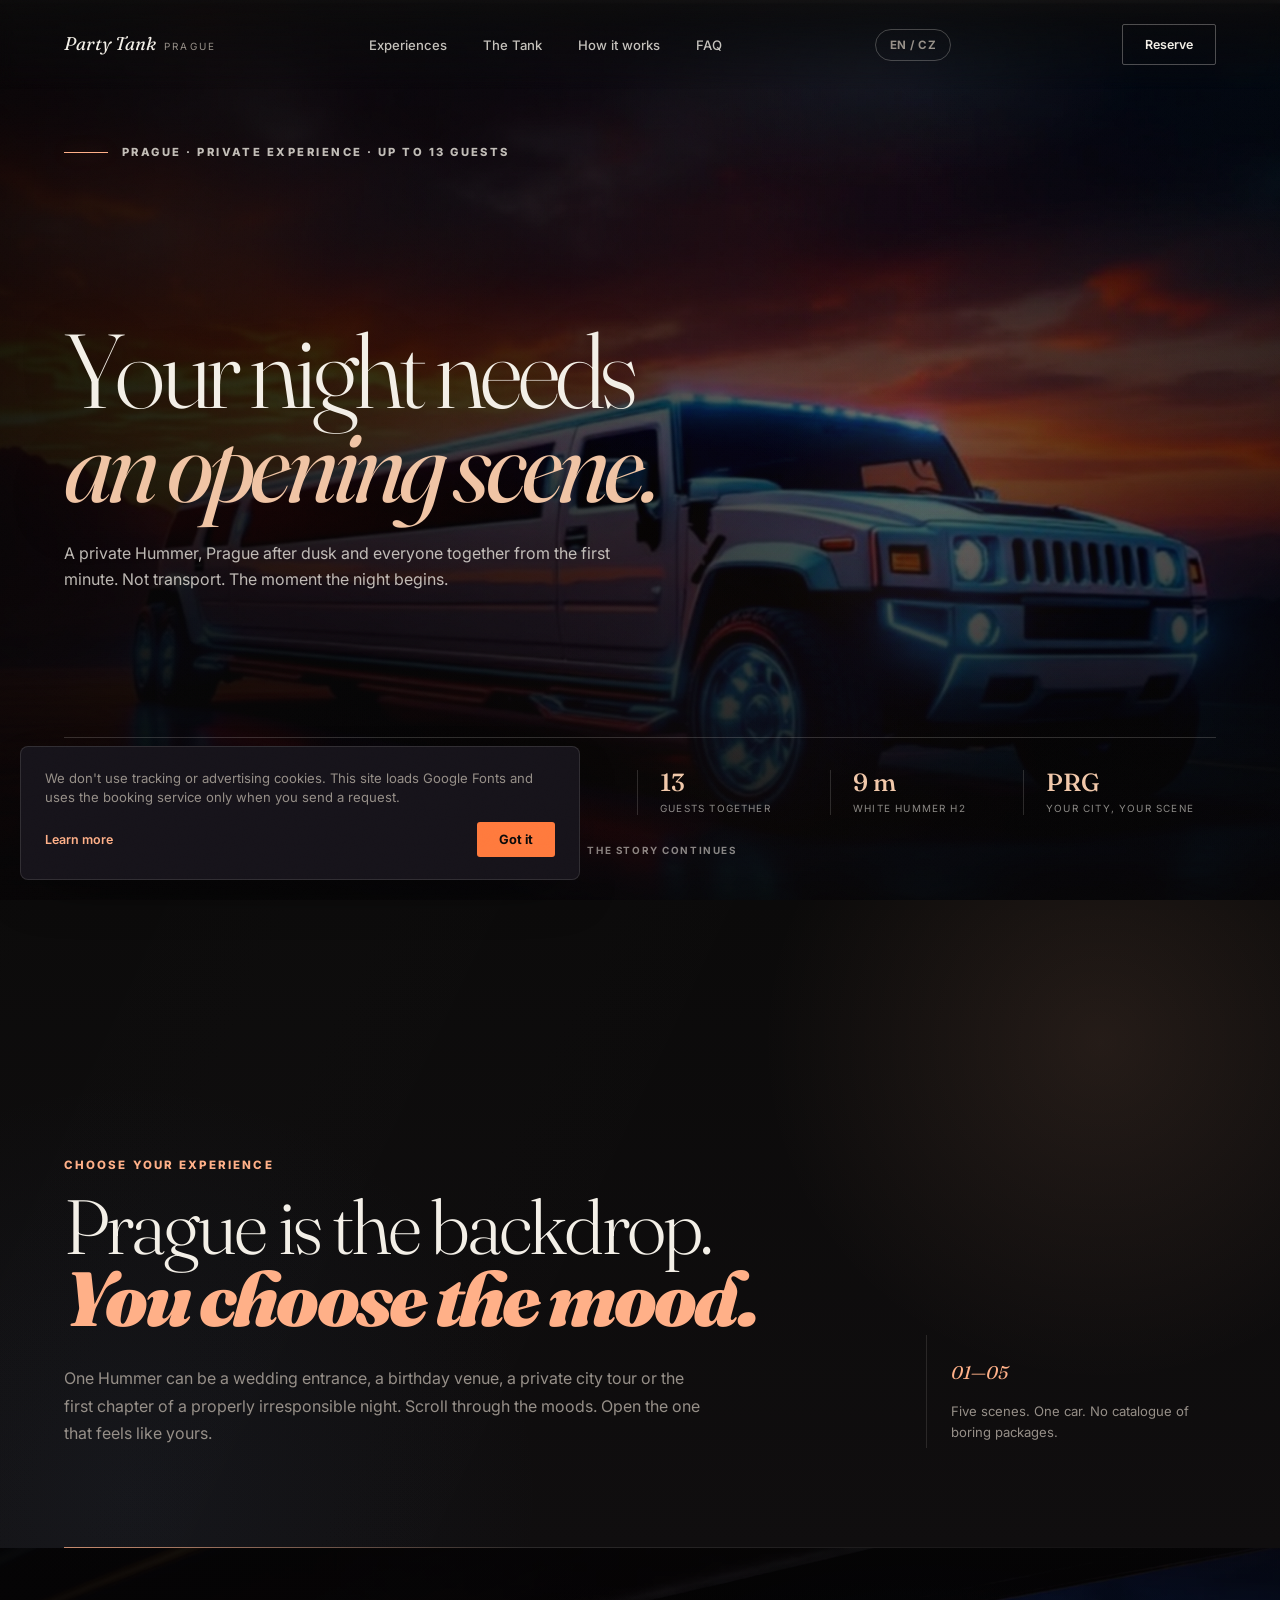
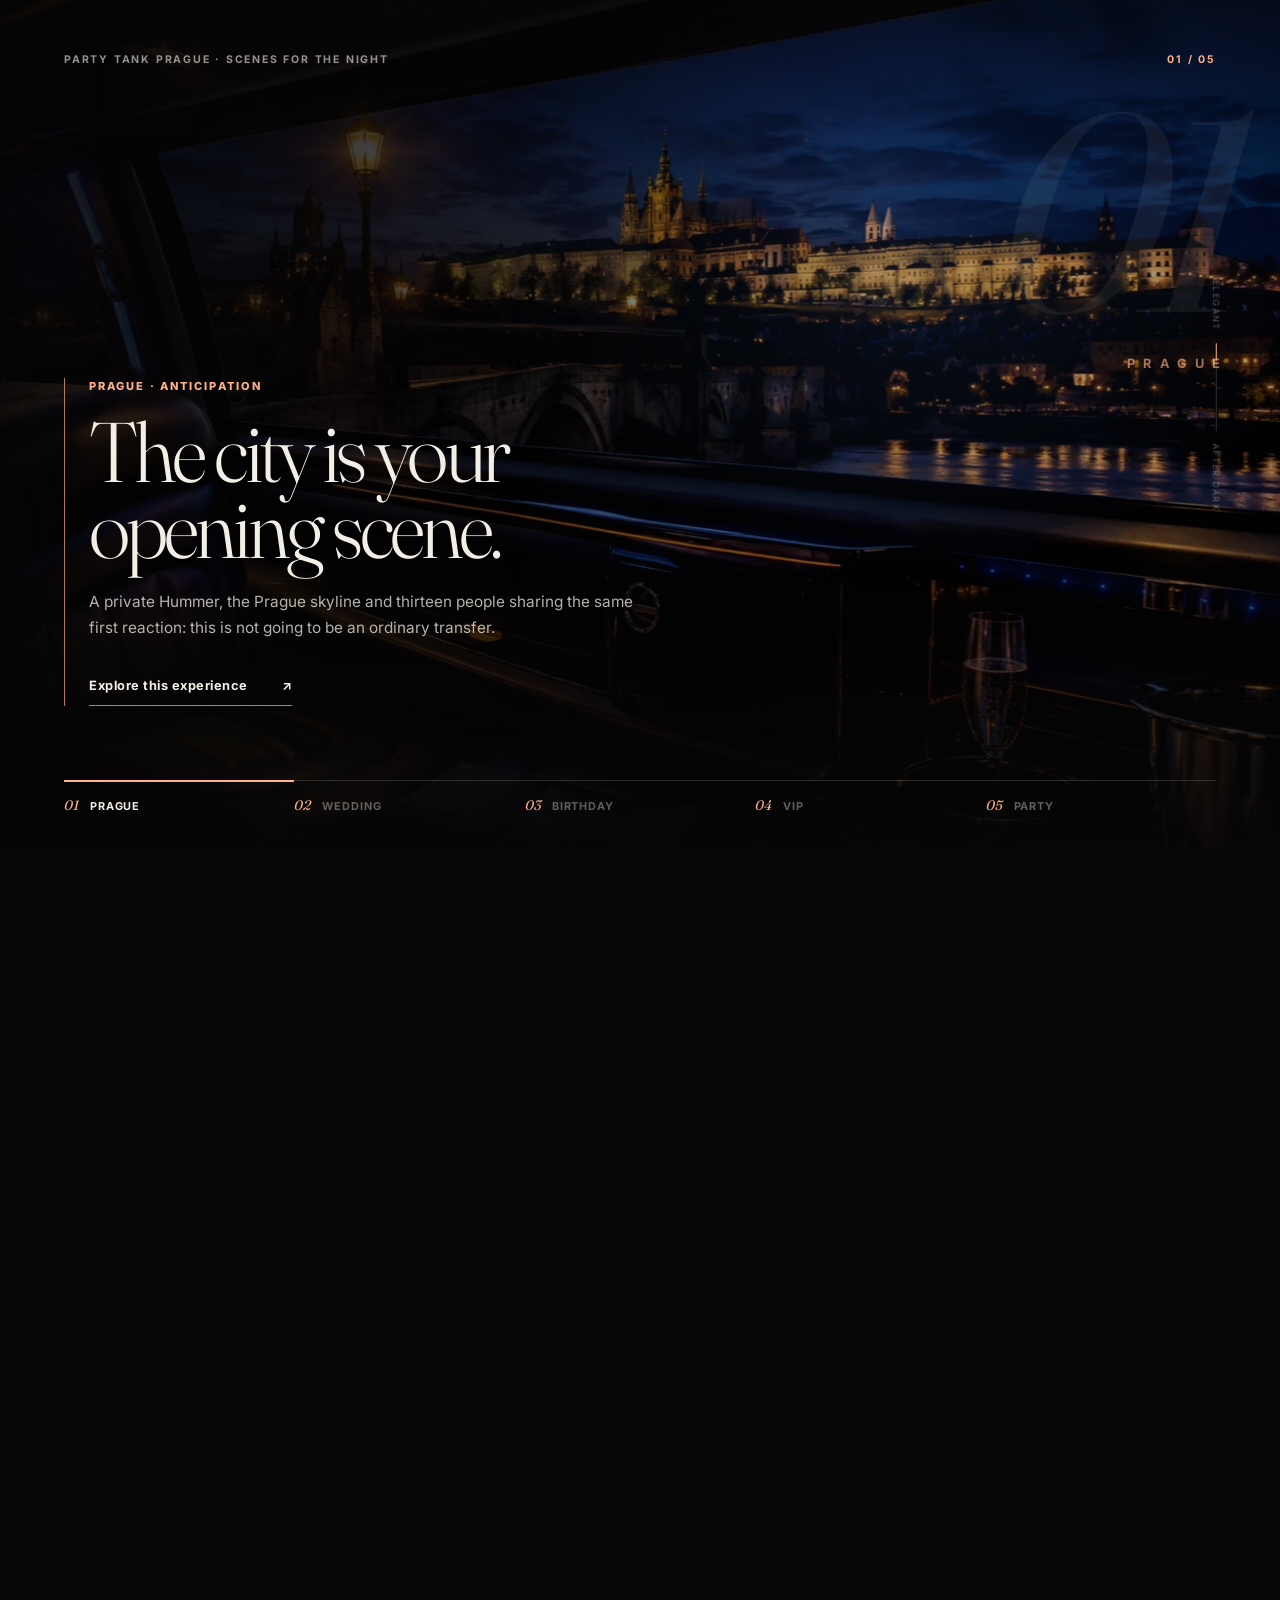
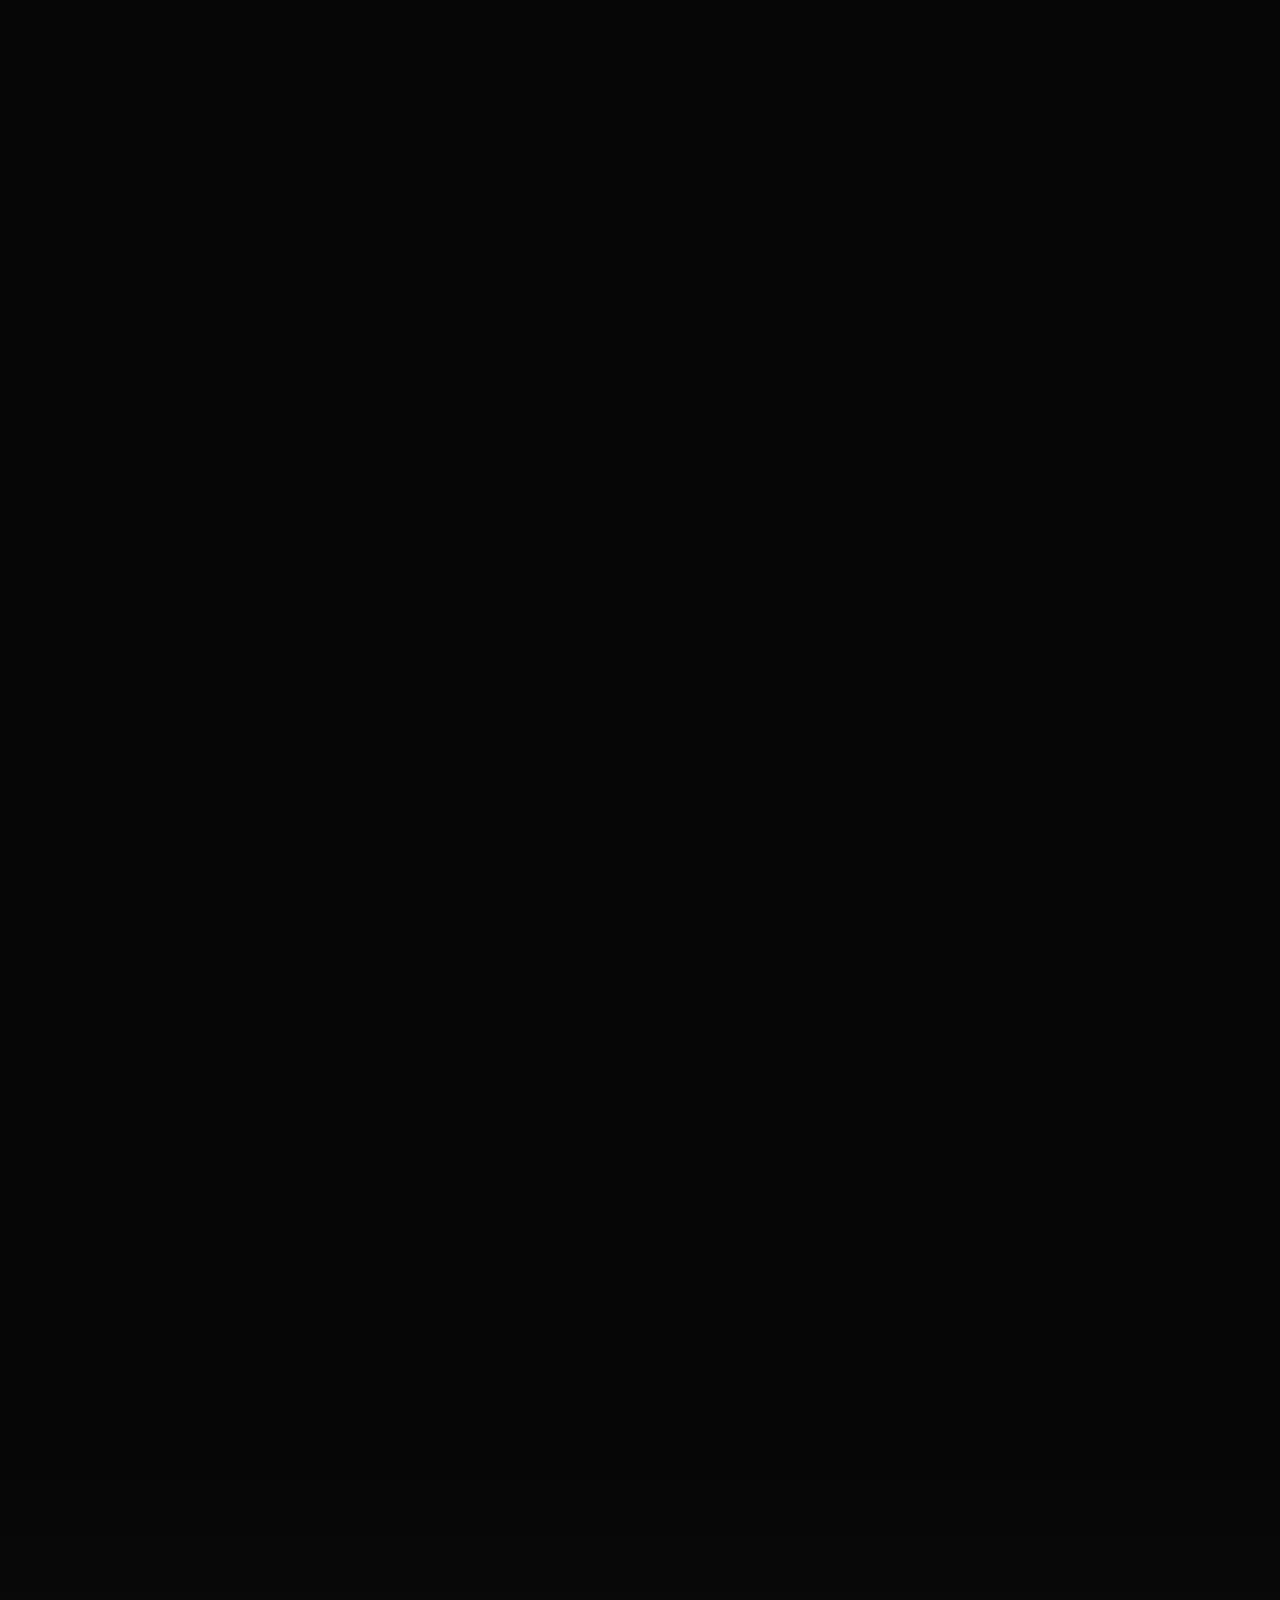
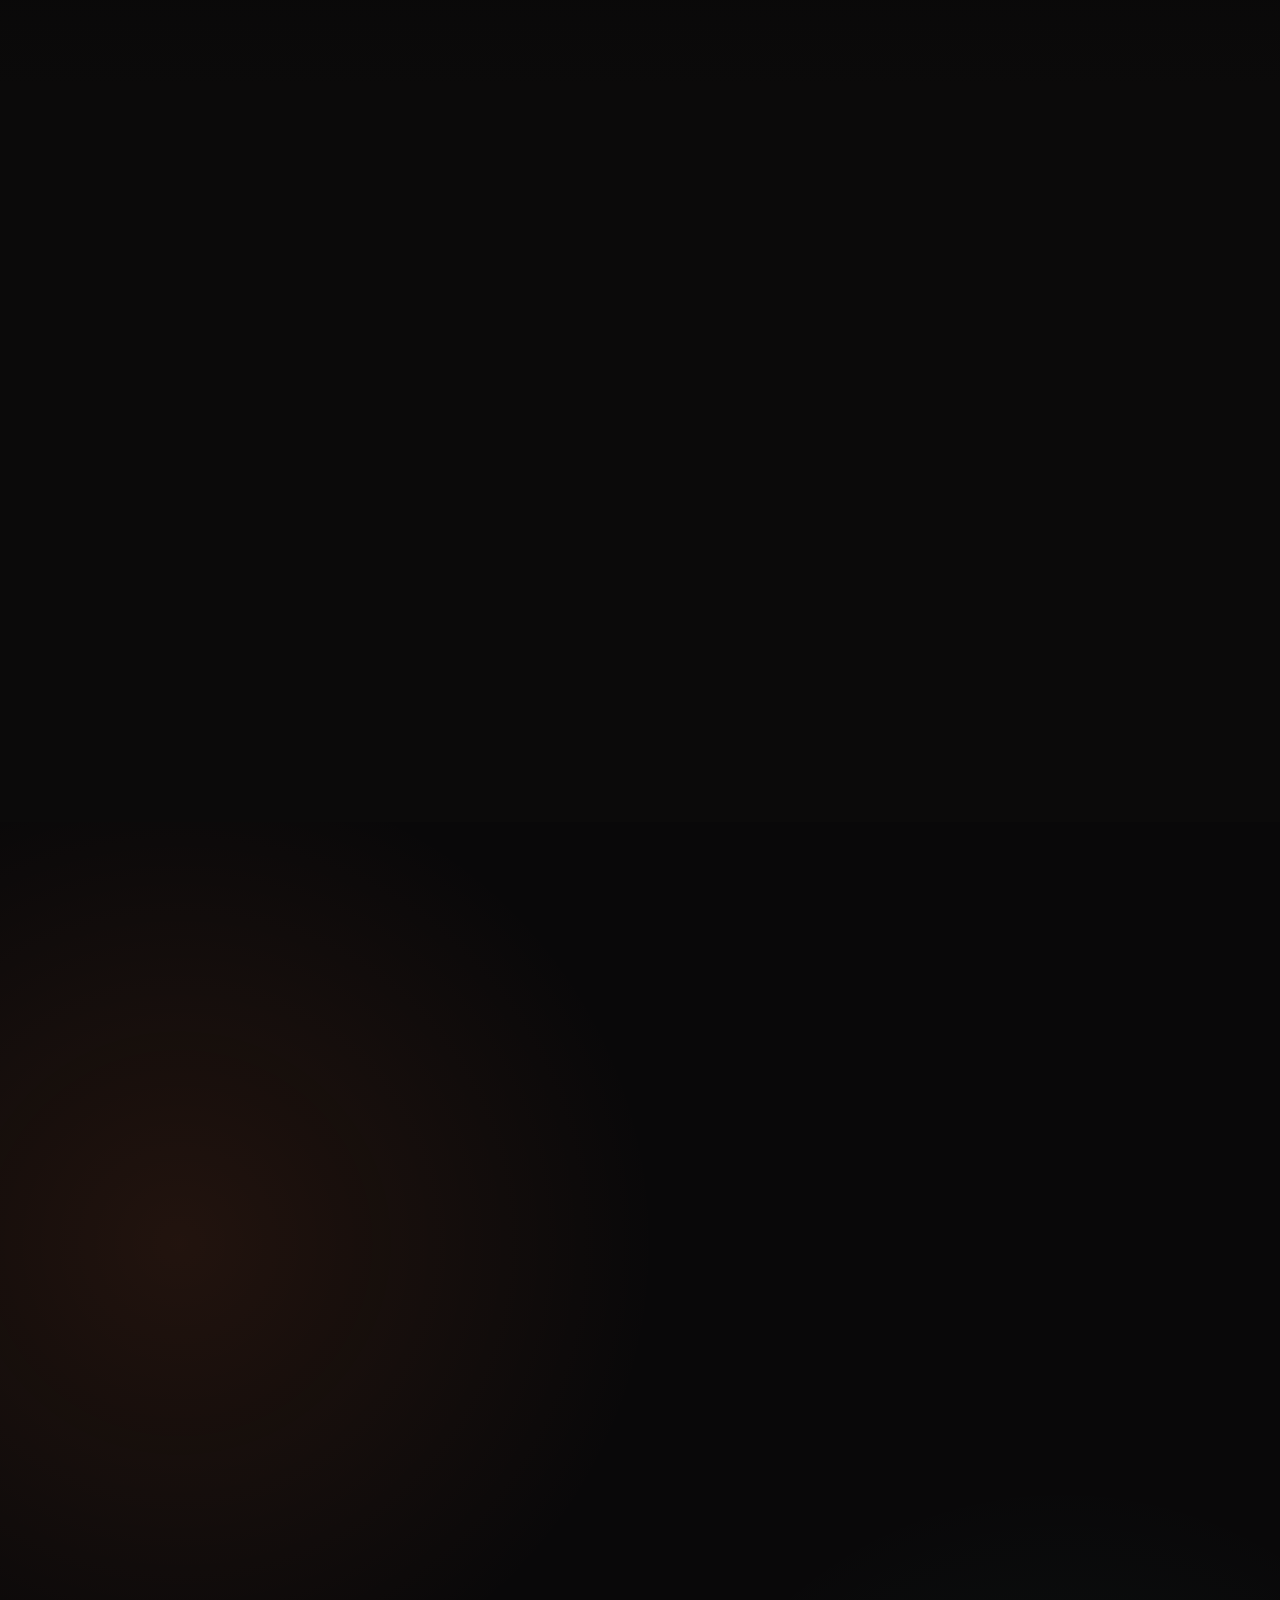
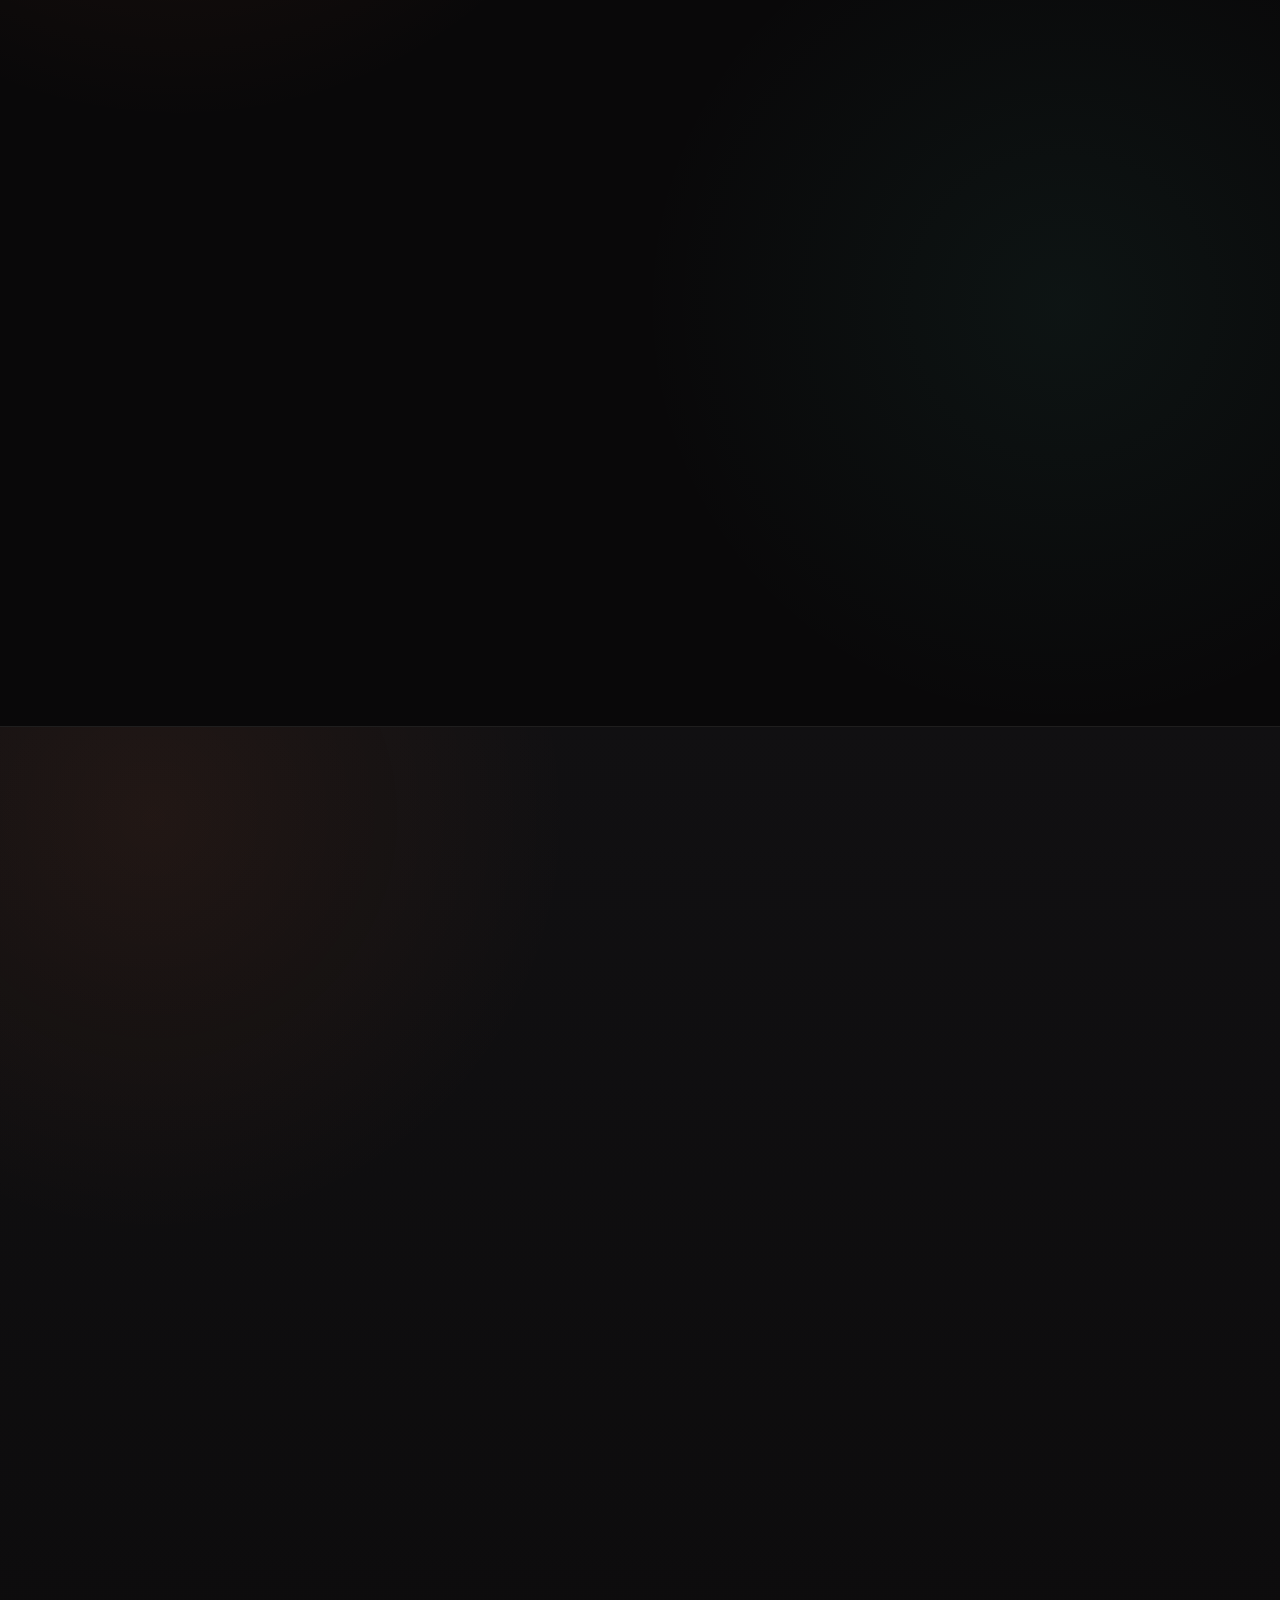
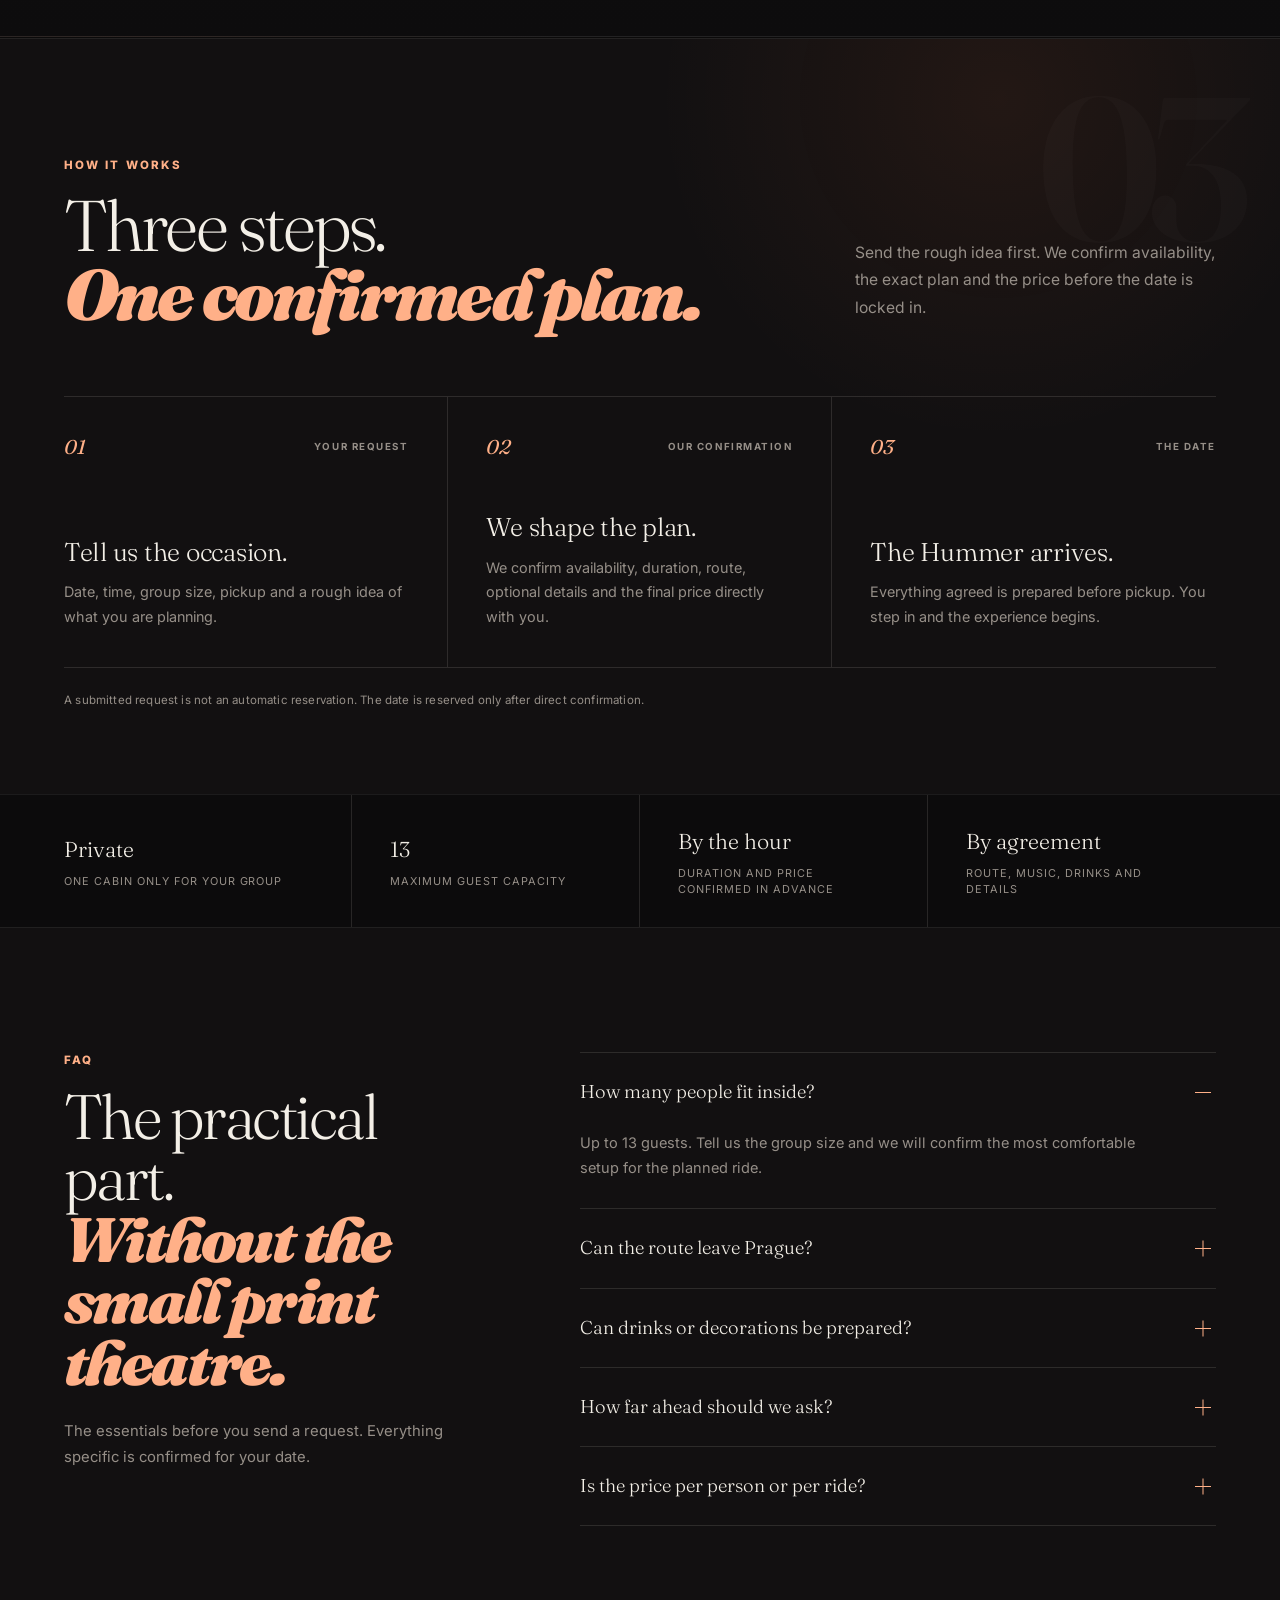
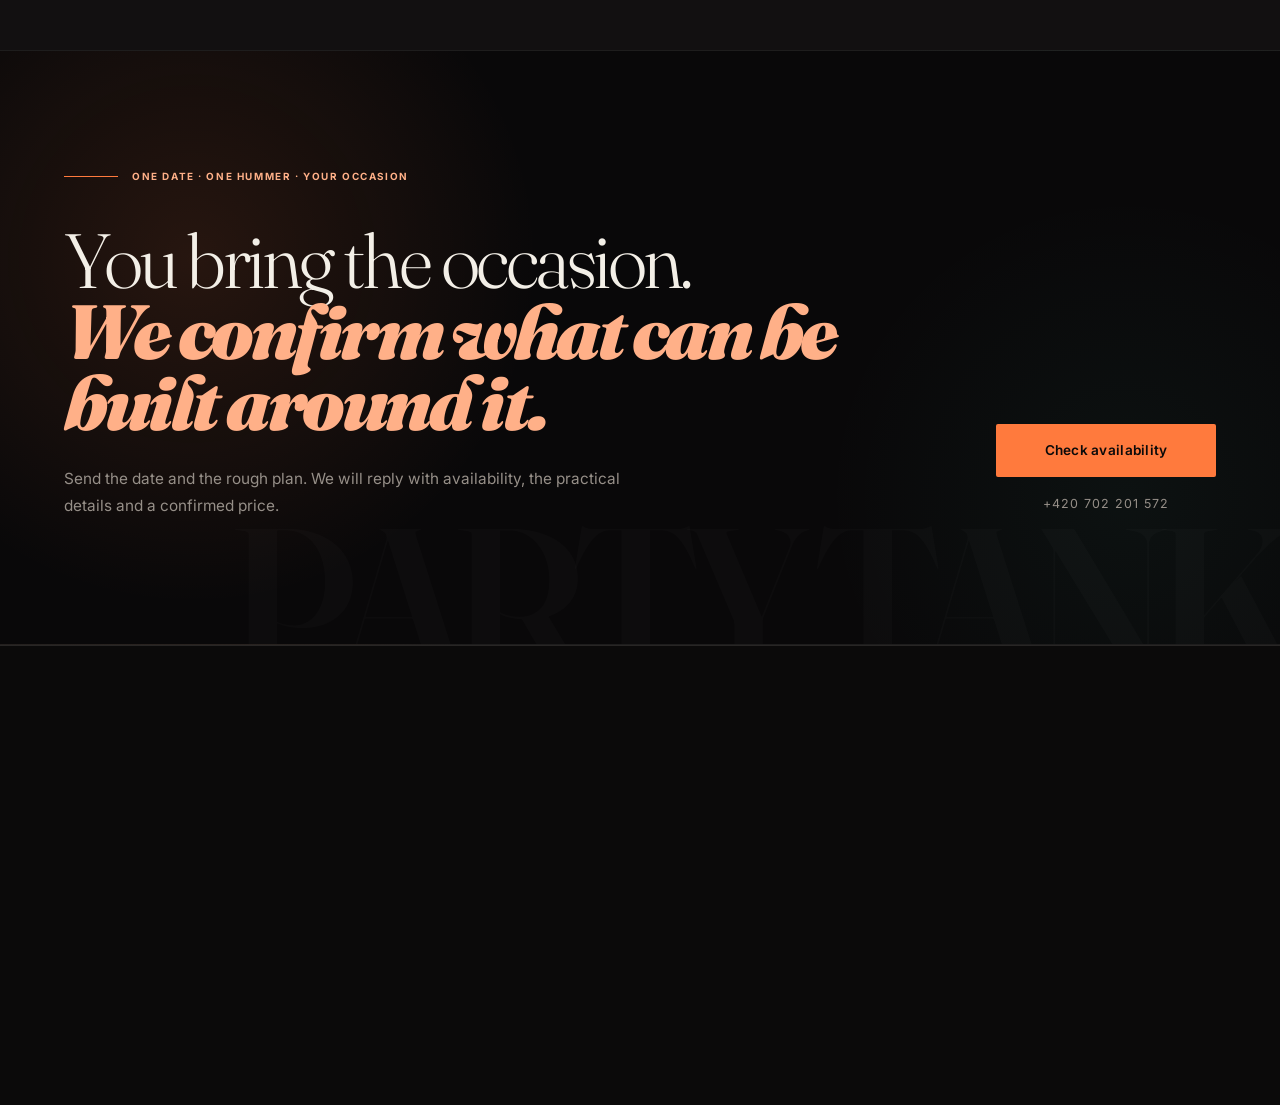
<file: index.html>
<!DOCTYPE html>
<html lang="en">
<head>
<meta charset="UTF-8">
<meta name="viewport" content="width=device-width, initial-scale=1">
<title>Party Tank Prague — Private Hummer H2 Routes Through Prague &amp; Bohemia</title>
<meta name="description" content="Private Hummer H2 limousine, chauffeured through Prague and Central Bohemia. Stag &amp; hen parties, weddings, birthdays, airport transfers and city tours — booked as a designed route, not a car rental.">
<link rel="canonical" href="https://partytankprague.com/">

<!-- Favicon -->
<link rel="icon" type="image/x-icon" href="/favicon.ico">
<link rel="icon" type="image/png" sizes="32x32" href="assets/icon-32.png">
<link rel="icon" type="image/png" sizes="16x16" href="assets/icon-16.png">
<link rel="apple-touch-icon" sizes="180x180" href="assets/icon-180.png">
<link rel="manifest" href="site.webmanifest">

<!-- Open Graph -->
<meta property="og:title" content="Party Tank Prague — The Night Has a Route">
<meta property="og:description" content="Private Hummer H2 limousine, chauffeured through Prague and Central Bohemia. A designed route for weddings, stag nights, birthdays, transfers and the city after dark.">
<meta property="og:type" content="website">
<meta property="og:url" content="https://partytankprague.com/">
<meta property="og:image" content="https://partytankprague.com/assets/og-image.jpg">
<meta property="og:image:width" content="1200">
<meta property="og:image:height" content="630">
<meta property="og:locale" content="en_US">
<meta property="og:locale:alternate" content="cs_CZ">

<!-- Twitter -->
<meta name="twitter:card" content="summary_large_image">
<meta name="twitter:title" content="Party Tank Prague — The Night Has a Route">
<meta name="twitter:description" content="Private Hummer H2 limousine, chauffeured through Prague and Central Bohemia.">
<meta name="twitter:image" content="https://partytankprague.com/assets/og-image.jpg">

<meta name="theme-color" content="#0b0a0a">
<link rel="preconnect" href="https://fonts.googleapis.com">
<link rel="preconnect" href="https://fonts.gstatic.com" crossorigin>
<link href="https://fonts.googleapis.com/css2?family=Fraunces:ital,opsz,wght@0,9..144,300;0,9..144,500;0,9..144,600;0,9..144,900;1,9..144,400;1,9..144,500&family=Inter:wght@400;500;600;700;800&display=swap" rel="stylesheet">
<link rel="preload" as="image" href="assets/hummer-exterior.jpg" fetchpriority="high">
<link rel="stylesheet" href="assets/style.css">

<!-- Structured data -->
<script type="application/ld+json">
{
  "@context": "https://schema.org",
  "@type": "LocalBusiness",
  "name": "Party Tank Prague",
  "image": "https://partytankprague.com/assets/og-image.jpg",
  "url": "https://partytankprague.com/",
  "telephone": "+420702201572",
  "email": "info@partytankprague.com",
  "priceRange": "$$$",
  "areaServed": [{"@type":"City","name":"Prague"},{"@type":"AdministrativeArea","name":"Central Bohemia"}],
  "address": {
    "@type": "PostalAddress",
    "addressLocality": "Prague",
    "addressCountry": "CZ"
  },
  "makesOffer": [
    {"@type":"Offer","itemOffered":{"@type":"Service","name":"Private Prague Hummer Experience"}},
    {"@type":"Offer","itemOffered":{"@type":"Service","name":"Wedding Hummer Experience"}},
    {"@type":"Offer","itemOffered":{"@type":"Service","name":"Birthday Hummer Experience"}},
    {"@type":"Offer","itemOffered":{"@type":"Service","name":"Bachelor and Bachelorette Party Hummer Experience"}},
    {"@type":"Offer","itemOffered":{"@type":"Service","name":"Airport and VIP Arrival"}}
  ]
}
</script>

<link rel="stylesheet" href="assets/booking.css">
</head>
<body>

<div class="grain"></div>

<header class="nav" id="top">
  <a class="brand" href="#top">
    <span class="brand-word">Party Tank</span><span class="brand-sub">PRAGUE</span>
  </a>
  <nav class="nav-links">
    <a href="#experiences" data-i18n="nav_routes">Experiences</a>
    <a href="#vehicle" data-i18n="nav_car">The Tank</a>
    <a href="#process" data-i18n="nav_process">How it works</a>
    <a href="#faq" data-i18n="nav_faq">FAQ</a>
  </nav>
  <button class="lang-switch" id="langSwitch" aria-label="Switch language">EN / CZ</button>
  <a class="nav-cta" href="#booking" data-i18n="nav_reserve">Reserve</a>
  <button class="nav-burger" id="burger" aria-label="Menu"><span></span><span></span></button>
</header>

<div class="mobile-menu" id="mobileMenu">
  <a href="#experiences" data-i18n="nav_routes">Experiences</a>
  <a href="#vehicle" data-i18n="nav_car">The Tank</a>
  <a href="#process" data-i18n="nav_process">How it works</a>
  <a href="#faq" data-i18n="nav_faq">FAQ</a>
  <button class="lang-switch lang-switch-mobile" id="langSwitchMobile" aria-label="Switch language">EN / CZ</button>
  <a href="#booking" class="mobile-cta" data-i18n="nav_reserve">Reserve</a>
</div>

<!-- HERO -->
<section class="hero hero-v5">
  <div class="hero-media" id="heroMedia">
    <img src="assets/hummer-exterior.jpg" alt="White Hummer H2 limousine at dusk" width="1250" height="815" fetchpriority="high" decoding="async">
    <div class="hero-clouds"></div>
    <div class="hero-glow" aria-hidden="true"></div>
  </div>
  <div class="hero-frame">
    <div class="hero-prologue reveal">
      <span class="hero-prologue-line"></span>
      <p class="hero-eyebrow" data-i18n="hero_eyebrow">Prague · Private experience · Up to 13 guests</p>
    </div>
    <div class="hero-main">
      <h1 class="hero-title reveal" style="transition-delay:.08s" data-i18n-html="hero_title">Your night needs<br><em>an opening scene.</em></h1>
      <p class="hero-sub reveal" style="transition-delay:.16s" data-i18n="hero_sub">A private Hummer, Prague after dusk and everyone together from the first minute. Not transport. The moment the night begins.</p>
    </div>
    <div class="hero-foot reveal" style="transition-delay:.24s">
      <div class="hero-actions">
        <a href="#experiences" class="btn btn-primary magnetic" data-i18n="hero_cta1">Choose your experience</a>
        <a href="#booking" class="btn btn-line magnetic" data-i18n="hero_cta2">Reserve the night</a>
      </div>
      <div class="hero-signals" aria-label="Experience facts">
        <div><strong>13</strong><span data-i18n="trust1">guests together</span></div>
        <div><strong>9 m</strong><span data-i18n="trust2">white Hummer H2</span></div>
        <div><strong>PRG</strong><span data-i18n="trust3">your city, your scene</span></div>
      </div>
    </div>
    <a class="hero-scroll" href="#experiences" aria-label="Scroll to experiences"><span></span><b data-i18n="hero_scroll">The story continues</b></a>
  </div>
</section>

<!-- EXPERIENCE JOURNEY -->
<section class="experience-intro" id="experiences">
  <div class="experience-intro-copy reveal">
    <p class="eyebrow" data-i18n="exp_eyebrow">Choose your experience</p>
    <h2 data-i18n-html="exp_h2">Prague is the backdrop.<br><em>You choose the mood.</em></h2>
    <p class="experience-intro-text" data-i18n="exp_intro">One Hummer can be a wedding entrance, a birthday venue, a private city tour or the first chapter of a properly irresponsible night. Scroll through the moods. Open the one that feels like yours.</p>
  </div>
  <div class="experience-intro-note reveal" style="transition-delay:.1s">
    <span>01—05</span>
    <p data-i18n="exp_note">Five scenes. One car. No catalogue of boring packages.</p>
  </div>
</section>

<section class="experience-journey" id="experienceJourney" aria-label="Choose your experience">
  <div class="experience-sticky">
    <div class="experience-stage" id="experienceStage" data-active-scene="0">
      <div class="experience-visuals" aria-hidden="true">
        <figure class="experience-visual is-active" data-experience-visual="0" data-tone="prague">
          <img src="assets/experiences/prague-main.webp" alt="" width="1672" height="941" loading="lazy" decoding="async" fetchpriority="low">
          <span class="experience-light"></span>
        </figure>
        <figure class="experience-visual" data-experience-visual="1" data-tone="wedding">
          <img src="assets/experiences/wedding-main.webp" alt="" width="1672" height="941" loading="lazy" decoding="async" fetchpriority="low">
          <span class="experience-light"></span>
        </figure>
        <figure class="experience-visual" data-experience-visual="2" data-tone="birthday">
          <img src="assets/experiences/birthday-main.webp" alt="" width="1672" height="941" loading="lazy" decoding="async" fetchpriority="low">
          <span class="experience-light"></span>
        </figure>
        <figure class="experience-visual" data-experience-visual="3" data-tone="vip">
          <img src="assets/experiences/vip-main.webp" alt="" width="1672" height="941" loading="lazy" decoding="async" fetchpriority="low">
          <span class="experience-light"></span>
        </figure>
        <figure class="experience-visual" data-experience-visual="4" data-tone="party">
          <img src="assets/experiences/party-main.webp" alt="" width="1672" height="941" loading="lazy" decoding="async" fetchpriority="low">
          <span class="experience-light"></span>
        </figure>
      </div>

      <div class="experience-atmosphere" aria-hidden="true">
        <span class="experience-horizon"></span>
        <span class="experience-architecture"></span>
        <span class="experience-orb experience-orb-a"></span>
        <span class="experience-orb experience-orb-b"></span>
        <span class="experience-particles"></span>
      </div>
      <div class="experience-vignette"></div>
      <div class="experience-transition-wash" aria-hidden="true"></div>

      <div class="experience-topline">
        <span data-i18n="exp_topline">Party Tank Prague · scenes for the night</span>
        <span id="experienceProgress">01 / 05</span>
      </div>

      <div class="experience-chapter" aria-hidden="true">
        <span id="experienceChapterNumber">01</span>
        <b id="experienceChapterWord">PRAGUE</b>
      </div>

      <div class="experience-content" aria-live="polite">
        <div class="experience-copy-panel">
          <p class="experience-mood" id="experienceMood">Prague · anticipation</p>
          <h3 id="experienceTitle">The city is your opening scene.</h3>
          <p class="experience-description" id="experienceDescription">A private Hummer, the Prague skyline and thirteen people sharing the same first reaction: this is not going to be an ordinary transfer.</p>
          <button class="experience-open" type="button" id="experienceOpen" data-experience-open="prague">
            <span data-i18n="exp_open">Explore this experience</span><span aria-hidden="true">↗</span>
          </button>
        </div>
      </div>

      <div class="experience-spectrum" aria-hidden="true">
        <span data-i18n="exp_spectrum_calm">Elegant</span><i></i><span data-i18n="exp_spectrum_wild">After dark</span>
      </div>

      <div class="experience-nav" role="tablist" aria-label="Experience scenes">
        <button class="is-active" type="button" role="tab" aria-selected="true" data-experience-jump="0"><span>01</span><b data-i18n="exp_nav_prague">Prague</b></button>
        <button type="button" role="tab" aria-selected="false" data-experience-jump="1"><span>02</span><b data-i18n="exp_nav_wedding">Wedding</b></button>
        <button type="button" role="tab" aria-selected="false" data-experience-jump="2"><span>03</span><b data-i18n="exp_nav_birthday">Birthday</b></button>
        <button type="button" role="tab" aria-selected="false" data-experience-jump="3"><span>04</span><b data-i18n="exp_nav_vip">VIP</b></button>
        <button type="button" role="tab" aria-selected="false" data-experience-jump="4"><span>05</span><b data-i18n="exp_nav_party">Party</b></button>
      </div>

      <div class="experience-scroll-hint"><span></span><b data-i18n="exp_scroll">Scroll to change the scene</b></div>
    </div>
  </div>
</section>

<div class="experience-modal" id="experienceModal" aria-hidden="true">
  <button class="experience-modal-backdrop" type="button" data-experience-close aria-label="Close experience detail"></button>
  <div class="experience-dialog" role="dialog" aria-modal="true" aria-labelledby="experienceModalTitle">
    <button class="experience-dialog-close" type="button" data-experience-close aria-label="Close">×</button>
    <div class="experience-dialog-media">
      <img id="experienceModalHero" src="assets/experiences/prague-main.webp" alt="" width="1672" height="941" loading="lazy" decoding="async">
      <div class="experience-dialog-strip" id="experienceModalStrip"></div>
    </div>
    <div class="experience-dialog-copy">
      <p class="experience-dialog-kicker" id="experienceModalMood"></p>
      <h3 id="experienceModalTitle"></h3>
      <p class="experience-dialog-lead" id="experienceModalLead"></p>
      <ul class="experience-dialog-facts" id="experienceModalFacts"></ul>
      <a href="#booking" class="btn btn-primary" data-experience-close data-i18n="exp_modal_cta">Build this experience</a>
    </div>
  </div>
</div>


<!-- QUIET CINEMATIC BRIDGE -->
<section class="ride-moment" id="rideMoment" aria-labelledby="rideMomentTitle">
  <div class="ride-moment-shell reveal">
    <div class="ride-moment-media">
      <video class="ride-moment-video" data-cinemagraph muted loop playsinline preload="none" poster="assets/cinemagraph/ride-prague-poster.webp" aria-hidden="true">
        <source data-src="assets/cinemagraph/ride-prague.webm" type="video/webm">
        <source data-src="assets/cinemagraph/ride-prague.mp4" type="video/mp4">
      </video>
      <div class="ride-moment-shade" aria-hidden="true"></div>
      <div class="ride-moment-glass" aria-hidden="true"></div>
    </div>
    <div class="ride-moment-copy">
      <p class="eyebrow" data-i18n="ride_eyebrow">The feeling between the stops</p>
      <h2 id="rideMomentTitle" data-i18n-html="ride_h2">Prague keeps moving.<br><em>You stay in the moment.</em></h2>
      <p data-i18n="ride_text">A quiet second inside the Hummer: the city outside, your people inside, and nowhere else you need to be yet.</p>
    </div>
    <p class="ride-moment-caption"><span aria-hidden="true"></span><b data-i18n="ride_caption">A moment inside the Tank</b></p>
  </div>
</section>

<!-- THE TANK -->
<section class="tank" id="vehicle">
  <div class="tank-heading">
    <div class="tank-heading-title reveal">
      <p class="eyebrow" data-i18n="veh_eyebrow">Inside the Tank</p>
      <h2 data-i18n-html="veh_h2">Not a seat.<br><em>A private room in motion.</em></h2>
    </div>
    <p class="tank-heading-copy reveal" style="transition-delay:.08s" data-i18n="veh_lead">The Hummer gets attention outside. The reason people remember it is behind the doors: one private cabin where the whole group stays together and the evening starts before the destination.</p>
  </div>

  <div class="tank-showcase">
    <div class="tank-visual reveal" id="tankVisual" data-active-feature="0">
      <div class="tank-image-frame">
        <img src="assets/hummer-interior.jpg" alt="Neon-lit private lounge inside the Hummer H2">
      </div>
      <div class="tank-visual-shade" aria-hidden="true"></div>
      <div class="tank-focus-lines" aria-hidden="true"><span></span><span></span></div>

      <p class="tank-image-label" data-i18n="veh_visual_label">The room behind the doors</p>

      <div class="tank-capacity" aria-label="Capacity: up to 13 guests">
        <strong>13</strong>
        <span data-i18n-html="veh_capacity_label">guests.<br>One cabin.</span>
      </div>

      <figure class="tank-exterior-inset">
        <img src="assets/gallery-1.jpg" alt="Nine-metre white Hummer H2 limousine">
        <figcaption data-i18n="veh_exterior_caption">Nine metres outside. One private room inside.</figcaption>
      </figure>
    </div>

    <div class="tank-control reveal" style="transition-delay:.1s">
      <p class="tank-control-kicker" data-i18n="veh_control_kicker">What changes when the doors close</p>

      <div class="tank-feature-list" aria-label="Hummer interior features">
        <button class="tank-feature is-active" type="button" data-tank-feature="0" aria-pressed="true">
          <span class="tank-feature-number">01</span>
          <span class="tank-feature-copy"><b data-i18n="veh_f1h">Everybody stays together.</b><small data-i18n="veh_f1p">Up to 13 guests share one wraparound lounge instead of splitting the night between separate cars.</small></span>
        </button>
        <button class="tank-feature" type="button" data-tank-feature="1" aria-pressed="false">
          <span class="tank-feature-number">02</span>
          <span class="tank-feature-copy"><b data-i18n="veh_f2h">The first venue is already moving.</b><small data-i18n="veh_f2p">Your playlist, the full cabin sound system and drinks prepared in advance can set the atmosphere before the first stop.</small></span>
        </button>
        <button class="tank-feature" type="button" data-tank-feature="2" aria-pressed="false">
          <span class="tank-feature-number">03</span>
          <span class="tank-feature-copy"><b data-i18n="veh_f3h">Change the room, not the route.</b><small data-i18n="veh_f3p">Mood lighting, strobes and a fog effect on request let the same cabin move from elegant arrival to full party mode.</small></span>
        </button>
        <button class="tank-feature" type="button" data-tank-feature="3" aria-pressed="false">
          <span class="tank-feature-number">04</span>
          <span class="tank-feature-copy"><b data-i18n="veh_f4h">Prague remains outside.</b><small data-i18n="veh_f4p">Tinted privacy glass and full-length retractable windows decide whether the city watches you or disappears for a while.</small></span>
        </button>
      </div>

      <a href="#booking" class="btn btn-primary magnetic tank-cta" data-i18n="veh_cta">Check your date</a>
    </div>
  </div>

  <div class="tank-summary reveal">
    <div><span data-i18n="veh_sum1_label">Capacity</span><strong data-i18n="veh_sum1_value">Up to 13 guests</strong></div>
    <div><span data-i18n="veh_sum2_label">Scale</span><strong data-i18n="veh_sum2_value">9-metre Hummer H2</strong></div>
    <div><span data-i18n="veh_sum3_label">Inside</span><strong data-i18n="veh_sum3_value">Sound · lighting · privacy</strong></div>
    <div><span data-i18n="veh_sum4_label">By agreement</span><strong data-i18n="veh_sum4_value">Drinks · decoration · special requests</strong></div>
  </div>
</section>


<!-- PERSONALISATION FRAMEWORK -->
<section class="personalize" id="personalize" aria-labelledby="personalizeTitle">
  <div class="personalize-head">
    <div class="personalize-title reveal">
      <p class="eyebrow" data-i18n="pers_eyebrow">Shape the experience</p>
      <h2 id="personalizeTitle" data-i18n-html="pers_h2">The Hummer is fixed.<br><em>The moment is not.</em></h2>
    </div>
    <p class="personalize-lead reveal" style="transition-delay:.08s" data-i18n="pers_lead">These are the parts we can prepare around your occasion. Exact options, availability and price are confirmed individually before the ride.</p>
  </div>

  <div class="personalize-grid" aria-label="Experience options">
    <article class="personalize-card reveal" data-personalize="music">
      <span class="personalize-number">01</span>
      <svg viewBox="0 0 48 48" aria-hidden="true"><path d="M19 34a6 6 0 1 1-4-5.65V14l22-5v20a6 6 0 1 1-4-5.65V16.5l-14 3.2V34Z"/></svg>
      <h3 data-i18n="pers_music_h">Music</h3>
      <p data-i18n="pers_music_p">Your soundtrack, a shared playlist or music prepared for the occasion.</p>
    </article>

    <article class="personalize-card reveal" data-personalize="drinks" style="transition-delay:.04s">
      <span class="personalize-number">02</span>
      <svg viewBox="0 0 48 48" aria-hidden="true"><path d="M13 8h22l-3 13a8 8 0 0 1-7 6.1V38h8v3H15v-3h8V27.1A8 8 0 0 1 16 21L13 8Zm4 3 2.1 9.3a5 5 0 0 0 9.8 0L31 11H17Z"/></svg>
      <h3 data-i18n="pers_drinks_h">Drinks</h3>
      <p data-i18n="pers_drinks_p">Drink options can be prepared in advance once the final offer is agreed.</p>
    </article>

    <article class="personalize-card reveal" data-personalize="decorations" style="transition-delay:.08s">
      <span class="personalize-number">03</span>
      <svg viewBox="0 0 48 48" aria-hidden="true"><path d="M24 6c7 0 12 5.4 12 12 0 5.1-3.5 9.4-8.4 11.1L29 35h-4v7h-2v-7h-4l1.4-5.9C15.5 27.4 12 23.1 12 18 12 11.4 17 6 24 6Zm0 3c-5.2 0-9 4-9 9 0 4.2 3.1 7.7 7.3 8.6l1.7.4 1.7-.4c4.2-.9 7.3-4.4 7.3-8.6 0-5-3.8-9-9-9Z"/></svg>
      <h3 data-i18n="pers_decor_h">Decorations</h3>
      <p data-i18n="pers_decor_p">Wedding, birthday or themed details can be arranged by agreement.</p>
    </article>

    <article class="personalize-card reveal" data-personalize="route" style="transition-delay:.12s">
      <span class="personalize-number">04</span>
      <svg viewBox="0 0 48 48" aria-hidden="true"><path d="M15 7a8 8 0 0 1 8 8c0 5.8-8 14-8 14S7 20.8 7 15a8 8 0 0 1 8-8Zm0 4a4 4 0 1 0 0 8 4 4 0 0 0 0-8Zm19 10a7 7 0 0 1 7 7c0 5-7 12-7 12s-7-7-7-12a7 7 0 0 1 7-7Zm0 3.5a3.5 3.5 0 1 0 0 7 3.5 3.5 0 0 0 0-7ZM18 36h8v3h-8v-3Z"/></svg>
      <h3 data-i18n="pers_route_h">Route &amp; stops</h3>
      <p data-i18n="pers_route_p">Pickup, destination and useful stops are planned around the event.</p>
    </article>

    <article class="personalize-card reveal" data-personalize="special" style="transition-delay:.16s">
      <span class="personalize-number">05</span>
      <svg viewBox="0 0 48 48" aria-hidden="true"><path d="m24 5 4.6 11.1L40 17.5l-8.7 7.4L34 36l-10-5.8L14 36l2.7-11.1L8 17.5l11.4-1.4L24 5Zm0 7.8-2.5 6-6.2.8 4.7 4-1.5 6.1 5.5-3.2 5.5 3.2-1.5-6.1 4.7-4-6.2-.8-2.5-6Z"/></svg>
      <h3 data-i18n="pers_special_h">Special requests</h3>
      <p data-i18n="pers_special_p">Red carpet, flowers, a surprise or another idea. We confirm what can be arranged.</p>
    </article>
  </div>

  <div class="personalize-foot reveal">
    <p data-i18n="pers_note">Not every option is listed here. Tell us the occasion and we will confirm what can be prepared.</p>
    <a href="#booking" class="route-link" data-i18n="pers_cta">Tell us the idea →</a>
  </div>
</section>

<!-- PROCESS -->
<section class="lower-process" id="process" aria-labelledby="processTitle">
  <div class="lower-process-head reveal">
    <div>
      <p class="eyebrow" data-i18n="proc_eyebrow">How it works</p>
      <h2 id="processTitle" data-i18n-html="proc_h2">Three steps.<br><em>One confirmed plan.</em></h2>
    </div>
    <p data-i18n="proc_intro">Send the rough idea first. We confirm availability, the exact plan and the price before the date is locked in.</p>
  </div>

  <div class="lower-process-grid">
    <article class="lower-process-step reveal">
      <div class="lower-process-meta"><span>01</span><b data-i18n="proc1tag">Your request</b></div>
      <h3 data-i18n="proc1h">Tell us the occasion.</h3>
      <p data-i18n="proc1p">Date, time, group size, pickup and a rough idea of what you are planning.</p>
    </article>
    <article class="lower-process-step reveal" style="transition-delay:.06s">
      <div class="lower-process-meta"><span>02</span><b data-i18n="proc2tag">Our confirmation</b></div>
      <h3 data-i18n="proc2h">We shape the plan.</h3>
      <p data-i18n="proc2p">We confirm availability, duration, route, optional details and the final price directly with you.</p>
    </article>
    <article class="lower-process-step reveal" style="transition-delay:.12s">
      <div class="lower-process-meta"><span>03</span><b data-i18n="proc3tag">The date</b></div>
      <h3 data-i18n="proc3h">The Hummer arrives.</h3>
      <p data-i18n="proc3p">Everything agreed is prepared before pickup. You step in and the experience begins.</p>
    </article>
  </div>

  <p class="lower-process-note reveal" data-i18n="proc_note">A submitted request is not an automatic reservation. The date is reserved only after direct confirmation.</p>
</section>

<!-- FACTS / TRUST WITHOUT FAKE REVIEWS -->
<section class="lower-facts" aria-label="Party Tank booking facts">
  <div class="lower-fact reveal">
    <strong data-i18n="fact1h">Private</strong>
    <span data-i18n="fact1p">One cabin only for your group</span>
  </div>
  <div class="lower-fact reveal" style="transition-delay:.04s">
    <strong>13</strong>
    <span data-i18n="fact2p">Maximum guest capacity</span>
  </div>
  <div class="lower-fact reveal" style="transition-delay:.08s">
    <strong data-i18n="fact3h">By the hour</strong>
    <span data-i18n="fact3p">Duration and price confirmed in advance</span>
  </div>
  <div class="lower-fact reveal" style="transition-delay:.12s">
    <strong data-i18n="fact4h">By agreement</strong>
    <span data-i18n="fact4p">Route, music, drinks and details</span>
  </div>
</section>

<!-- FAQ -->
<section class="lower-faq" id="faq">
  <div class="lower-faq-head reveal">
    <p class="eyebrow" data-i18n="faq_eyebrow">FAQ</p>
    <h2 data-i18n-html="faq_h2">The practical part.<br><em>Without the small print theatre.</em></h2>
    <p data-i18n="faq_intro">The essentials before you send a request. Everything specific is confirmed for your date.</p>
  </div>
  <div class="lower-faq-list reveal">
    <details open>
      <summary data-i18n="faq1q">How many people fit inside?</summary>
      <p data-i18n="faq1a">Up to 13 guests. Tell us the group size and we will confirm the most comfortable setup for the planned ride.</p>
    </details>
    <details>
      <summary data-i18n="faq2q">Can the route leave Prague?</summary>
      <p data-i18n="faq2a">Yes. Pickup, destination and stops can be planned in Prague or outside it, depending on time and agreement.</p>
    </details>
    <details>
      <summary data-i18n="faq3q">Can drinks or decorations be prepared?</summary>
      <p data-i18n="faq3a">They can be discussed as part of the request. Exact options, availability and price are confirmed before the booking.</p>
    </details>
    <details>
      <summary data-i18n="faq4q">How far ahead should we ask?</summary>
      <p data-i18n="faq4a">Earlier is safer for weekends and popular dates, but last-minute availability is always worth checking.</p>
    </details>
    <details>
      <summary data-i18n="faq5q">Is the price per person or per ride?</summary>
      <p data-i18n="faq5a">The Hummer is booked as a private ride, usually by duration. The final price is confirmed for the whole request, not charged per passenger.</p>
    </details>
  </div>
</section>

<!-- FINAL CTA -->
<section class="lower-cta reveal" aria-labelledby="finalCtaTitle">
  <div class="lower-cta-kicker"><span></span><b data-i18n="final_kicker">One date · one Hummer · your occasion</b></div>
  <div class="lower-cta-main">
    <div>
      <h2 id="finalCtaTitle" data-i18n-html="final_h2">You bring the occasion.<br><em>We confirm what can be built around it.</em></h2>
      <p data-i18n="final_text">Send the date and the rough plan. We will reply with availability, the practical details and a confirmed price.</p>
    </div>
    <div class="lower-cta-actions">
      <a href="#booking" class="btn btn-primary magnetic" data-i18n="final_cta">Check availability</a>
      <a href="tel:+420702201572" class="lower-cta-phone">+420 702 201 572</a>
    </div>
  </div>
</section>

<footer class="footer">
  <div class="footer-top">
    <div class="footer-brand">
      <span class="brand-word">Party Tank</span><span class="brand-sub">PRAGUE</span>
    </div>
    <div class="footer-links">
      <a href="#experiences" data-i18n="nav_routes">Experiences</a>
      <a href="#vehicle" data-i18n="nav_car">The Tank</a>
      <a href="#process" data-i18n="nav_process">How it works</a>
      <a href="#faq" data-i18n="nav_faq">FAQ</a>
      <a href="#booking" data-i18n="nav_reserve">Booking</a>
      <a href="privacy.html" data-i18n="footer_privacy">Privacy &amp; Cookies</a>
    </div>
    <div class="footer-contact">
      <a href="mailto:info@partytankprague.com">info@partytankprague.com</a>
      <a href="tel:+420702201572">+420 702 201 572</a>
      <a href="https://www.instagram.com" target="_blank" rel="noopener">Instagram</a>
    </div>
  </div>
  <div class="footer-bottom">
    <span data-i18n="footer_bottom">© Party Tank Prague — a Hummer H2 routed through Prague and Central Bohemia.</span>
  </div>
</footer>

<a href="#booking" class="sticky-cta" data-i18n="nav_reserve">Reserve</a>

<!-- BOOKING MODAL: request framework, not an instant confirmed reservation -->
<div class="booking-modal-v7" id="booking" aria-hidden="true">
  <button class="booking-modal-backdrop-v7" type="button" data-booking-close aria-label="Close booking"></button>
  <div class="booking-dialog-v7" role="dialog" aria-modal="true" aria-labelledby="bookingTitle">
    <header class="booking-dialog-head-v7">
      <div>
        <p class="eyebrow" data-i18n="book_eyebrow">Booking request</p>
        <h2 id="bookingTitle" data-i18n="book_title">Check the date.</h2>
      </div>
      <button class="booking-close-v7" type="button" data-booking-close aria-label="Close">×</button>
    </header>

    <div class="booking-progress-v7" aria-label="Booking progress">
      <span class="is-active" data-booking-progress="1"><i>1</i><b data-i18n="book_step1_short">Occasion</b></span>
      <span data-booking-progress="2"><i>2</i><b data-i18n="book_step2_short">Plan</b></span>
      <span data-booking-progress="3"><i>3</i><b data-i18n="book_step3_short">Contact</b></span>
    </div>

    <form class="booking-flow-v7" id="bookingForm" data-booking-engine="v1" novalidate>
      <section class="booking-step-v7 is-active" data-booking-step="1">
        <div class="booking-step-copy-v7">
          <span>01</span>
          <div><h3 data-i18n="book_step1_h">What are you planning?</h3><p data-i18n="book_step1_p">The rough version is enough. Nothing here confirms or charges anything.</p></div>
        </div>

        <fieldset class="booking-occasion-v7">
          <legend data-i18n="book_occasion">Occasion</legend>
          <label><input type="radio" name="occasion" value="wedding" required><span data-i18n="book_occ_wedding">Wedding</span></label>
          <label><input type="radio" name="occasion" value="birthday"><span data-i18n="book_occ_birthday">Birthday</span></label>
          <label><input type="radio" name="occasion" value="bachelor"><span data-i18n="book_occ_bachelor">Bachelor / bachelorette</span></label>
          <label><input type="radio" name="occasion" value="prague"><span data-i18n="book_occ_prague">Prague experience</span></label>
          <label><input type="radio" name="occasion" value="vip"><span data-i18n="book_occ_vip">VIP / transfer</span></label>
          <label><input type="radio" name="occasion" value="other"><span data-i18n="book_occ_other">Other</span></label>
        </fieldset>

        <div class="booking-fields-grid-v7 booking-schedule-grid-v1">
  <div class="booking-date-field-v2" id="bookingDateField">
   <span data-i18n="book_date">Date</span>
   <input type="hidden" name="date" id="bookingDateInput" value="">
   <button type="button" class="booking-date-trigger-v2 is-placeholder" id="bookingDateTrigger" aria-haspopup="true" aria-expanded="false" aria-controls="bookingCalendar">
    <span id="bookingDateValue">Choose a date</span>
    <svg class="booking-date-icon-v2" aria-hidden="true" viewBox="0 0 24 24" width="20" height="20" fill="none" stroke="currentColor" stroke-width="1.7">
     <rect x="3.5" y="5.5" width="17" height="15" rx="2"></rect>
     <path d="M7.5 3.5v4M16.5 3.5v4M3.5 9.5h17"></path>
    </svg>
   </button>
  </div>
  <label class="booking-field-v7"><span data-i18n="book_guests">Guests</span><input type="number" name="guests" min="1" max="13" placeholder="1–13" required></label>
 </div>

 <div class="booking-calendar-v2" id="bookingCalendar" role="group" aria-labelledby="bookingCalendarLabel" hidden>
  <div class="booking-calendar-head-v2">
   <button type="button" class="booking-calendar-nav-v2" id="bookingCalendarPrev" aria-label="Previous month">‹</button>
   <strong id="bookingCalendarLabel"></strong>
   <button type="button" class="booking-calendar-nav-v2" id="bookingCalendarNext" aria-label="Next month">›</button>
  </div>
  <div class="booking-calendar-weekdays-v2" id="bookingCalendarWeekdays"></div>
  <div class="booking-calendar-grid-v2" id="bookingCalendarGrid" role="grid"></div>
 </div>

 <fieldset class="booking-duration-v1">
  <legend data-i18n="book_duration">Duration</legend>
  <div class="booking-choice-grid-v1">
   <label class="booking-choice-v1"><input type="radio" name="duration_minutes" value="60" required><span data-i18n="book_duration_1">1 hour</span></label>
   <label class="booking-choice-v1"><input type="radio" name="duration_minutes" value="120"><span data-i18n="book_duration_2">2 hours</span></label>
   <label class="booking-choice-v1"><input type="radio" name="duration_minutes" value="180"><span data-i18n="book_duration_3">3 hours</span></label>
   <label class="booking-choice-v1"><input type="radio" name="duration_minutes" value="240"><span data-i18n="book_duration_4">4 hours</span></label>
  </div>
 </fieldset>

 <fieldset class="booking-slots-v1" id="bookingSlotsFieldset">
  <legend data-i18n="book_slots">Available start times</legend>
  <input type="hidden" name="start_time" value="">
  <p class="booking-slots-status-v1" id="bookingSlotStatus" aria-live="polite" data-i18n="book_slots_hint">Choose a date and duration first.</p>
  <div class="booking-slots-grid-v1" id="bookingSlots"></div>
 </fieldset>
      </section>

      <section class="booking-step-v7" data-booking-step="2">
        <div class="booking-step-copy-v7">
          <span>02</span>
          <div><h3 data-i18n="book_step2_h">What should the ride be built around?</h3><p data-i18n="book_step2_p">These are interests for the discussion, not automatically ordered extras.</p></div>
        </div>

        <div class="booking-fields-grid-v7">
          <label class="booking-field-v7"><span data-i18n="book_pickup">Pickup location</span><input type="text" name="pickup" autocomplete="street-address" required placeholder="Prague 1, hotel, venue…"></label>
          <label class="booking-field-v7"><span data-i18n="book_destination">Destination or route idea</span><input type="text" name="destination" placeholder="Optional"></label>
        </div>

        <fieldset class="booking-interests-v7">
          <legend data-i18n="book_interests">What would you like to discuss?</legend>
          <label><input type="checkbox" name="interests" value="music"><span data-i18n="book_interest_music">Music / playlist</span></label>
          <label><input type="checkbox" name="interests" value="drinks"><span data-i18n="book_interest_drinks">Drinks</span></label>
          <label><input type="checkbox" name="interests" value="decorations"><span data-i18n="book_interest_decor">Decorations</span></label>
          <label><input type="checkbox" name="interests" value="photo stops"><span data-i18n="book_interest_photos">Photo stops</span></label>
          <label><input type="checkbox" name="interests" value="red carpet"><span data-i18n="book_interest_carpet">Special arrival / red carpet</span></label>
          <label><input type="checkbox" name="interests" value="other"><span data-i18n="book_interest_other">Something else</span></label>
        </fieldset>

        <label class="booking-field-v7 booking-field-full-v7"><span data-i18n="book_wishes">Anything we should know?</span><textarea name="wishes" rows="4" placeholder="A rough idea, surprise, timing or special request…"></textarea></label>
      </section>

      <section class="booking-step-v7" data-booking-step="3">
        <div class="booking-step-copy-v7">
          <span>03</span>
          <div><h3 data-i18n="book_step3_h">Where should we reply?</h3><p data-i18n="book_step3_p">We use these details only to answer this request and confirm the plan.</p></div>
        </div>

        <div class="booking-fields-grid-v7">
          <label class="booking-field-v7"><span data-i18n="book_name">Name</span><input type="text" name="name" autocomplete="name" required></label>
          <label class="booking-field-v7"><span data-i18n="book_email">Email</span><input type="email" name="email" autocomplete="email" required></label>
          <label class="booking-field-v7"><span data-i18n="book_phone">Phone / WhatsApp</span><input type="tel" name="phone" autocomplete="tel" placeholder="+420 …"></label>
          <label class="booking-field-v7"><span data-i18n="book_contact_way">Preferred reply</span>
            <select name="contact_way">
              <option value="email" data-i18n="book_contact_email">Email</option>
              <option value="phone" data-i18n="book_contact_phone">Phone</option>
              <option value="whatsapp" data-i18n="book_contact_whatsapp">WhatsApp</option>
            </select>
          </label>
        </div>

        <div class="booking-summary-v7" id="bookingSummary"></div>
        <p class="booking-privacy-v7"><span data-i18n="book_privacy">By sending the request, you ask Party Tank Prague to contact you about this booking.</span> <a href="privacy.html" data-i18n="footer_privacy">Privacy &amp; Cookies</a></p>
        <p class="booking-form-note-v7" id="formNote" aria-live="polite" data-i18n="book_mail_note">The selected time will be held temporarily while the driver checks the ride.</p>
      </section>

      <div class="booking-controls-v7">
        <button class="booking-back-v7" type="button" data-booking-prev hidden data-i18n="book_back">Back</button>
        <button class="btn btn-primary booking-next-v7" type="button" data-booking-next data-i18n="book_next">Continue</button>
        <button class="btn btn-primary booking-submit-v7" type="submit" hidden data-i18n="book_submit">Request reservation</button>
      </div>
    </form>
  </div>
</div>

<div class="cookie-banner" id="cookieBanner">
  <p data-i18n="cookie_text">We don't use tracking or advertising cookies. This site loads Google Fonts and uses the booking service only when you send a request.</p>
  <div class="cookie-actions">
    <a href="privacy.html" data-i18n="cookie_more">Learn more</a>
    <button id="cookieAccept" data-i18n="cookie_ok">Got it</button>
  </div>
</div>

<script src="assets/translations.js"></script>
<script src="assets/booking-translations.js"></script>
<script src="assets/script.js"></script>

<script>
(() => {
  const videos = document.querySelectorAll('[data-cinemagraph]');
  if (!videos.length) return;
  const reducedMotion = window.matchMedia('(prefers-reduced-motion: reduce)').matches;
  const loadVideo = (video) => {
    if (video.dataset.loaded === 'true' || reducedMotion) return;
    video.querySelectorAll('source[data-src]').forEach((source) => {
      source.src = source.dataset.src;
      source.removeAttribute('data-src');
    });
    video.dataset.loaded = 'true';
    video.load();
    video.play().catch(() => {});
  };
  if ('IntersectionObserver' in window) {
    const observer = new IntersectionObserver((entries) => {
      entries.forEach((entry) => {
        if (entry.isIntersecting) {
          loadVideo(entry.target);
          observer.unobserve(entry.target);
        }
      });
    }, { rootMargin: '240px 0px' });
    videos.forEach((video) => observer.observe(video));
  } else {
    videos.forEach(loadVideo);
  }
})();
</script>



<script src="assets/booking-config.js?v=20260718-3"></script>
<script src="assets/booking.js?v=20260718-3"></script>
</body>
</html>
</file>
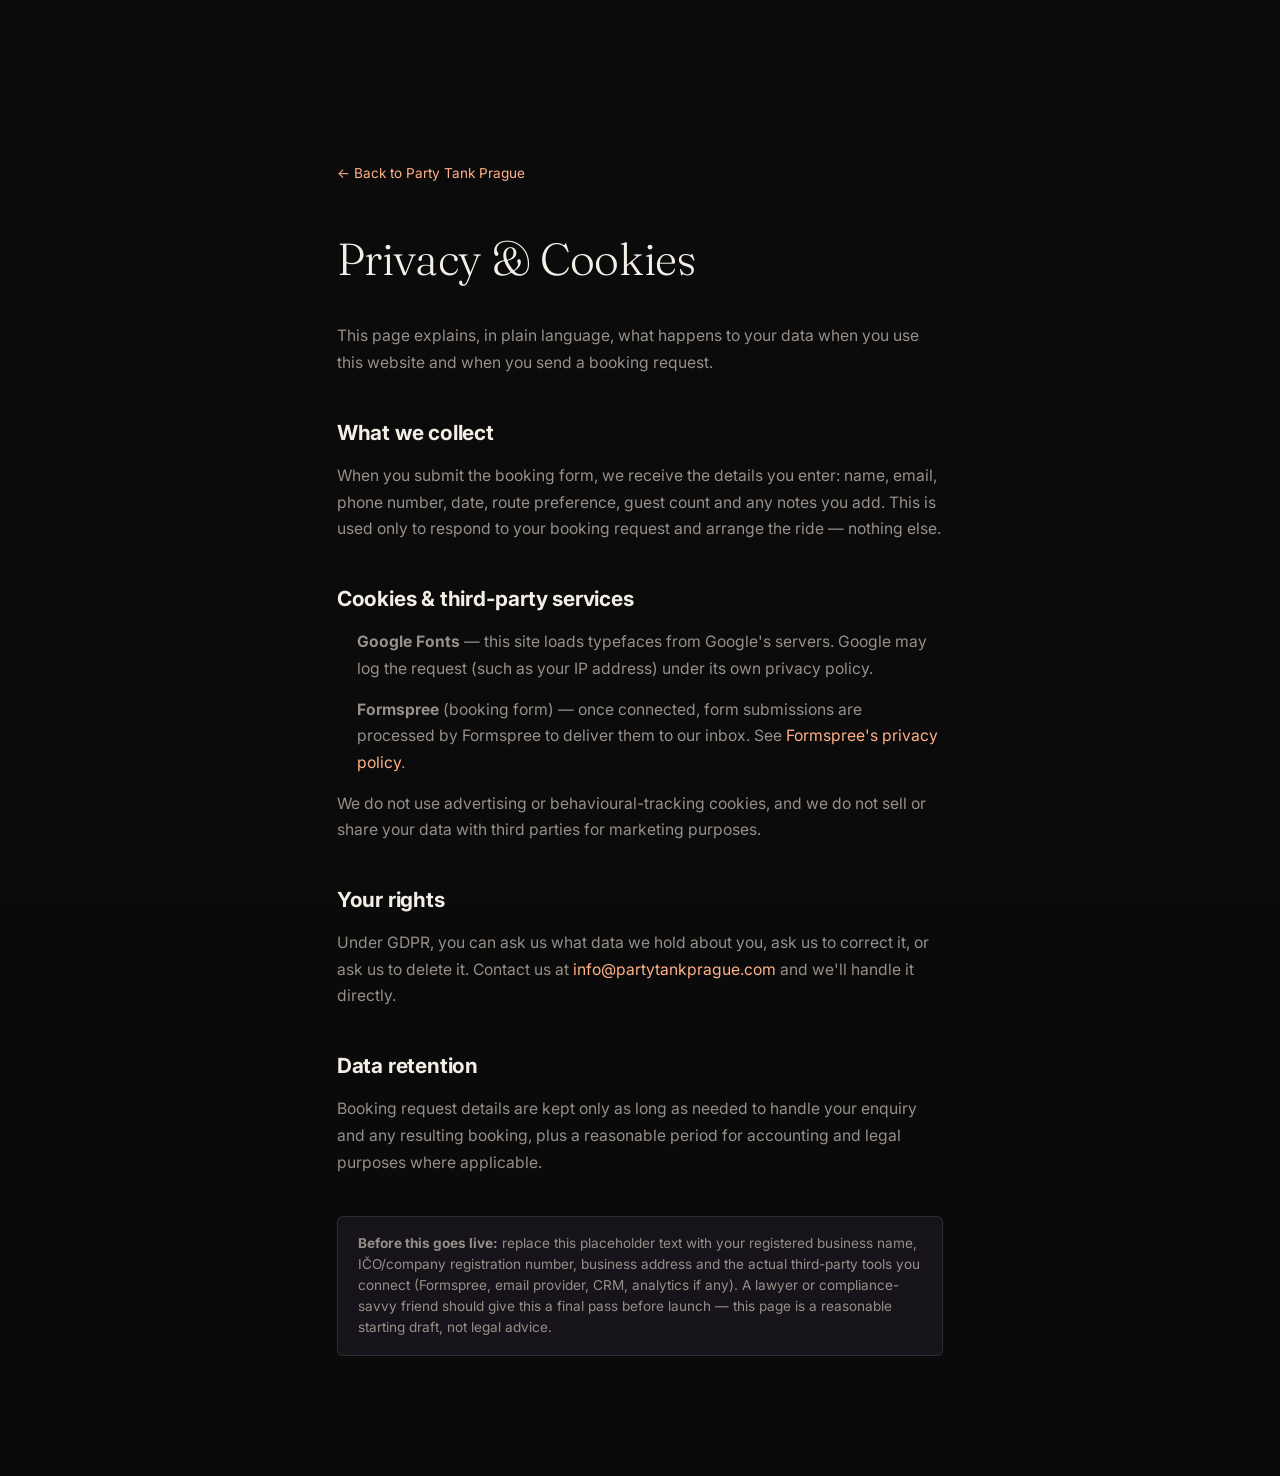
<file: privacy.html>
<!DOCTYPE html>
<html lang="en">
<head>
<meta charset="UTF-8">
<meta name="viewport" content="width=device-width, initial-scale=1">
<title>Privacy &amp; Cookies — Party Tank Prague</title>
<meta name="robots" content="noindex">
<link rel="icon" type="image/x-icon" href="favicon.ico">
<link href="https://fonts.googleapis.com/css2?family=Fraunces:ital,opsz,wght@0,9..144,300;0,9..144,500;0,9..144,600&family=Inter:wght@400;500;600;700&display=swap" rel="stylesheet">
<link rel="stylesheet" href="assets/style.css">
<style>
  .legal{max-width:760px; margin:0 auto; padding:160px 6% 120px;}
  .legal h1{font-size:clamp(2rem,4vw,2.8rem); margin-bottom:30px;}
  .legal h2{font-size:1.3rem; margin:40px 0 14px; font-family:var(--body); font-weight:700;}
  .legal p, .legal li{color:var(--ink-dim); font-size:0.98rem; line-height:1.7; margin-bottom:14px;}
  .legal ul{padding-left:20px; margin-bottom:14px;}
  .legal a{color:var(--copper-soft);}
  .back-link{display:inline-block; margin-bottom:40px; font-size:0.85rem; color:var(--copper-soft);}
  .todo{background:var(--panel); border:1px solid var(--line); border-radius:6px; padding:16px 20px; margin-top:40px; font-size:0.85rem; color:var(--ink-dim);}
</style>
</head>
<body style="background:var(--bg); color:var(--ink);">
<div class="grain"></div>
<div class="legal">
  <a href="index.html" class="back-link">← Back to Party Tank Prague</a>
  <h1>Privacy &amp; Cookies</h1>
  <p>This page explains, in plain language, what happens to your data when you use this website and when you send a booking request.</p>

  <h2>What we collect</h2>
  <p>When you submit the booking form, we receive the details you enter: name, email, phone number, date, route preference, guest count and any notes you add. This is used only to respond to your booking request and arrange the ride — nothing else.</p>

  <h2>Cookies &amp; third-party services</h2>
  <ul>
    <li><strong>Google Fonts</strong> — this site loads typefaces from Google's servers. Google may log the request (such as your IP address) under its own privacy policy.</li>
    <li><strong>Formspree</strong> (booking form) — once connected, form submissions are processed by Formspree to deliver them to our inbox. See <a href="https://formspree.io/legal/privacy-policy/" target="_blank" rel="noopener">Formspree's privacy policy</a>.</li>
  </ul>
  <p>We do not use advertising or behavioural-tracking cookies, and we do not sell or share your data with third parties for marketing purposes.</p>

  <h2>Your rights</h2>
  <p>Under GDPR, you can ask us what data we hold about you, ask us to correct it, or ask us to delete it. Contact us at <a href="mailto:info@partytankprague.com">info@partytankprague.com</a> and we'll handle it directly.</p>

  <h2>Data retention</h2>
  <p>Booking request details are kept only as long as needed to handle your enquiry and any resulting booking, plus a reasonable period for accounting and legal purposes where applicable.</p>

  <div class="todo">
    <strong>Before this goes live:</strong> replace this placeholder text with your registered business name, IČO/company registration number, business address and the actual third-party tools you connect (Formspree, email provider, CRM, analytics if any). A lawyer or compliance-savvy friend should give this a final pass before launch — this page is a reasonable starting draft, not legal advice.
  </div>
</div>
</body>
</html>
</file>
<file: assets/style.css>
/* ===== TOKENS ===== */
:root{
  --bg: #0b0a0a;
  --bg-2: #141213;
  --panel: #16131a;
  --line: rgba(243,239,231,0.12);
  --ink: #f3efe7;
  --ink-dim: #968f88;
  --copper: #ff7a3d;
  --copper-soft: #ffb088;
  --teal: #52e0c4;
  --display: "Fraunces", serif;
  --body: "Inter", sans-serif;
}

*{box-sizing:border-box; margin:0; padding:0;}
html{scroll-behavior:smooth;}
body{
  background:var(--bg);
  color:var(--ink);
  font-family:var(--body);
  line-height:1.55;
  overflow-x:hidden;
  -webkit-font-smoothing:antialiased;
}
img{max-width:100%; display:block;}
a{color:inherit; text-decoration:none;}
ul{list-style:none;}

.grain{
  position:fixed; inset:0; pointer-events:none; z-index:999;
  opacity:0.03; mix-blend-mode:overlay;
  background-image:url("data:image/svg+xml,%3Csvg xmlns='http://www.w3.org/2000/svg' width='120' height='120'%3E%3Cfilter id='n'%3E%3CfeTurbulence type='fractalNoise' baseFrequency='0.9' numOctaves='2' stitchTiles='stitch'/%3E%3C/filter%3E%3Crect width='100%25' height='100%25' filter='url(%23n)'/%3E%3C/svg%3E");
}

.eyebrow{
  font-size:0.72rem; letter-spacing:0.18em; text-transform:uppercase;
  color:var(--copper-soft); font-weight:800; margin-bottom:16px;
}
h1,h2,h3{font-family:var(--display); font-weight:300; letter-spacing:-0.01em;}
em{font-style:italic; font-weight:900; color:var(--copper-soft);}

.btn{
  display:inline-block; padding:15px 28px; border-radius:2px;
  font-weight:600; font-size:0.85rem; letter-spacing:0.02em;
  border:1px solid transparent; transition:all .25s ease; cursor:pointer;
}
.btn-primary{ background:var(--copper); color:#0b0a0a; }
.btn-primary:hover{ background:var(--copper-soft); transform:translateY(-1px); box-shadow:0 10px 28px -10px rgba(255,122,61,0.5);}
.btn-line{ border-color:rgba(243,239,231,0.3); color:var(--ink); }
.btn-line:hover{ border-color:var(--copper); color:var(--copper-soft); }
.btn-wide{width:100%; text-align:center; padding:17px;}

/* ===== NAV ===== */
.nav{
  position:fixed; top:0; left:0; right:0; z-index:200;
  display:flex; align-items:center; justify-content:space-between;
  padding:24px 5%; backdrop-filter:blur(8px);
  background:linear-gradient(to bottom, rgba(11,10,10,0.85), transparent);
}
.brand{display:flex; align-items:baseline; gap:8px;}
.brand-word{font-family:var(--display); font-style:italic; font-size:1.15rem;}
.brand-sub{font-size:0.62rem; letter-spacing:0.22em; color:var(--ink-dim);}
.nav-links{display:flex; gap:36px; font-size:0.82rem; font-weight:500;}
.nav-links a{opacity:0.8; transition:opacity .2s, color .2s;}
.nav-links a:hover{opacity:1; color:var(--copper-soft);}
.nav-cta{
  border:1px solid rgba(243,239,231,0.3); padding:10px 22px; border-radius:2px;
  font-size:0.78rem; font-weight:600; transition:all .2s;
}
.nav-cta:hover{border-color:var(--copper); color:var(--copper-soft);}
.nav-burger{display:none; flex-direction:column; gap:6px; background:none; border:none; cursor:pointer;}
.nav-burger span{width:22px; height:1.5px; background:var(--ink);}
.mobile-menu{
  position:fixed; inset:0; background:var(--bg); z-index:300;
  display:none; flex-direction:column; align-items:center; justify-content:center; gap:30px;
  font-family:var(--display); font-size:1.6rem;
}
.mobile-menu.open{display:flex;}
.mobile-menu .mobile-cta{
  margin-top:10px; padding:14px 30px; font-size:1rem; font-family:var(--body); font-weight:600;
  background:var(--copper); color:#0b0a0a; border-radius:2px;
}

/* ===== HERO ===== */
.hero{position:relative; min-height:100vh; display:flex; flex-direction:column; justify-content:flex-end;}
.hero-media{position:absolute; inset:0; z-index:-1; overflow:hidden;}
.hero-media img{width:100%; height:100%; object-fit:cover; filter:brightness(0.42) saturate(0.9);}
.hero-media::after{
  content:""; position:absolute; inset:0;
  background:linear-gradient(180deg, rgba(11,10,10,0.3) 0%, rgba(11,10,10,0.55) 55%, var(--bg) 100%);
}
.hero-frame{padding:220px 5% 80px; max-width:1400px;}
.hero-eyebrow{font-size:0.78rem; letter-spacing:0.2em; text-transform:uppercase; color:var(--copper-soft); margin-bottom:22px; font-weight:800;}
.hero-title{font-size:clamp(3.2rem, 8vw, 7.5rem); line-height:0.96; margin-bottom:48px; max-width:900px;}
.hero-foot{display:flex; justify-content:space-between; align-items:flex-end; gap:40px; flex-wrap:wrap; border-top:1px solid var(--line); padding-top:30px;}
.hero-sub{font-size:1.05rem; color:var(--ink-dim); max-width:440px;}
.hero-actions{display:flex; gap:16px; flex-wrap:wrap;}

/* ===== TRUST BAR ===== */
.trust{
  display:flex; align-items:center; justify-content:center; gap:48px; flex-wrap:wrap;
  padding:40px 5%; background:var(--bg-2); border-bottom:1px solid var(--line);
}
.trust-item{display:flex; flex-direction:column; align-items:center; text-align:center;}
.trust-item strong{font-family:var(--display); font-size:1.8rem; color:var(--copper-soft);}
.trust-item span{font-size:0.74rem; letter-spacing:0.05em; color:var(--ink-dim); text-transform:uppercase;}
.trust-sep{width:1px; height:30px; background:var(--line);}

/* ===== MANIFESTO ===== */
.manifesto{padding:140px 5%; text-align:center; background:var(--bg);}
.manifesto-eyebrow{font-size:0.78rem; letter-spacing:0.18em; color:var(--ink-dim); text-transform:uppercase; margin-bottom:30px;}
.manifesto-quote{font-family:var(--display); font-size:clamp(2rem, 4.5vw, 3.4rem); line-height:1.2; max-width:900px; margin:0 auto 36px;}
.manifesto-body{color:var(--ink-dim); max-width:540px; margin:0 auto; font-size:1.02rem;}

/* ===== SECTION GENERIC ===== */
section{padding:130px 5%;}
.section-head{max-width:680px; margin-bottom:70px;}
.section-head h2{font-size:clamp(2rem, 3.8vw, 3.2rem); line-height:1.08;}
.section-sub{color:var(--ink-dim); font-size:1.02rem; max-width:560px; margin-top:18px;}

/* ===== ROUTES ===== */
.routes{background:var(--bg);}
.route-row{
  display:grid; grid-template-columns:1fr 1fr; gap:70px; align-items:center;
  padding:60px 0; border-top:1px solid var(--line);
}
.routes .route-row:last-child{border-bottom:1px solid var(--line);}
.route-row.reverse .route-card-media{order:2;}
.route-row.reverse .route-card-text{order:1;}
.route-card-media{aspect-ratio:4/3; border-radius:6px; overflow:hidden; border:1px solid var(--line);}
.route-card-media img{width:100%; height:100%; object-fit:cover;}
.route-card-num{display:block; font-family:var(--display); font-style:italic; font-size:1.3rem; color:var(--copper-soft); margin-bottom:14px;}
.route-card-text h3{font-size:2rem; margin-bottom:18px;}
.route-card-text p{color:var(--ink-dim); margin-bottom:24px; max-width:460px;}
.route-meta{display:flex; gap:10px; flex-wrap:wrap; margin-bottom:26px;}
.route-meta li{
  font-size:0.74rem; letter-spacing:0.05em; text-transform:uppercase; color:var(--ink-dim);
  border:1px solid var(--line); padding:6px 12px; border-radius:20px;
}
.route-link{font-size:0.92rem; font-weight:600; color:var(--copper-soft); border-bottom:1px solid transparent; transition:border-color .2s;}
.route-link:hover{border-bottom-color:var(--copper-soft);}

/* illustration slot label (gallery) */
.illustration{background:var(--panel); position:relative;}
.illustration::before{
  content:attr(data-caption);
  position:absolute; top:14px; left:14px; z-index:2;
  font-size:0.64rem; letter-spacing:0.12em; text-transform:uppercase;
  color:var(--copper-soft); font-weight:600;
  padding:5px 10px; border:1px solid rgba(255,122,61,0.35); border-radius:2px;
  background:rgba(11,10,10,0.55); backdrop-filter:blur(4px);
}

/* ===== MAP ===== */
.map-section{background:var(--bg-2);}
.map-wrap{border:1px solid var(--line); border-radius:4px; overflow:hidden; background:var(--panel);}
.map-svg{width:100%; height:auto; display:block;}

/* ===== THE TANK ===== */
.tank{
  position:relative;
  isolation:isolate;
  overflow:hidden;
  padding:150px 5% 110px;
  background:
    radial-gradient(circle at 14% 28%,rgba(255,122,61,.10),transparent 31%),
    radial-gradient(circle at 83% 72%,rgba(82,224,196,.055),transparent 28%),
    #090809;
}
.tank::before{
  content:"THE TANK";
  position:absolute;
  z-index:-1;
  top:34px;
  right:-.03em;
  color:rgba(243,239,231,.025);
  font-family:var(--display);
  font-size:clamp(7rem,18vw,18rem);
  font-weight:600;
  line-height:.75;
  letter-spacing:-.07em;
  white-space:nowrap;
  pointer-events:none;
}
.tank-heading{
  display:grid;
  grid-template-columns:minmax(0,1.15fr) minmax(320px,.6fr);
  align-items:end;
  gap:clamp(50px,8vw,130px);
  max-width:1500px;
  margin:0 auto 80px;
}
.tank-heading h2{max-width:920px;font-size:clamp(3.2rem,6.4vw,7rem);line-height:.92;letter-spacing:-.045em;}
.tank-heading-copy{max-width:500px;padding:0 0 8px;color:var(--ink-dim);font-size:1rem;line-height:1.75;}

.tank-showcase{
  display:grid;
  grid-template-columns:minmax(0,1.36fr) minmax(330px,.64fr);
  gap:clamp(36px,5vw,82px);
  align-items:stretch;
  max-width:1500px;
  margin:0 auto;
}
.tank-visual{
  --tank-accent:#ffb088;
  position:relative;
  min-height:720px;
  overflow:hidden;
  border:1px solid rgba(243,239,231,.13);
  border-radius:10px;
  background:#080708;
  box-shadow:0 34px 90px rgba(0,0,0,.34);
}
.tank-image-frame{position:absolute;inset:0;overflow:hidden;}
.tank-image-frame img{
  width:118%;
  height:122%;
  max-width:none;
  object-fit:cover;
  object-position:center 58%;
  transform:translate(-8%,-11%) scale(1.02);
  filter:saturate(.9) contrast(1.02) brightness(.74);
  transition:transform .85s cubic-bezier(.16,.8,.3,1),filter .65s ease;
  will-change:transform;
}
.tank-visual[data-active-feature="1"]{--tank-accent:#ff8b79;}
.tank-visual[data-active-feature="2"]{--tank-accent:#ff58b5;}
.tank-visual[data-active-feature="3"]{--tank-accent:#8bc6ff;}
.tank-visual[data-active-feature="1"] .tank-image-frame img{transform:translate(-11%,-15%) scale(1.13);filter:saturate(1.05) contrast(1.07) brightness(.72);}
.tank-visual[data-active-feature="2"] .tank-image-frame img{transform:translate(-3%,-12%) scale(1.1);filter:saturate(1.18) contrast(1.08) brightness(.76);}
.tank-visual[data-active-feature="3"] .tank-image-frame img{transform:translate(-1%,-8%) scale(1.08);filter:saturate(.76) contrast(1.08) brightness(.62);}
.tank-visual-shade{
  position:absolute;inset:0;
  background:
    linear-gradient(180deg,rgba(5,4,5,.48),transparent 27%,transparent 61%,rgba(5,4,5,.88) 100%),
    linear-gradient(90deg,rgba(5,4,5,.56),transparent 38%,rgba(5,4,5,.08) 68%,rgba(5,4,5,.45));
  transition:background .5s ease;
}
.tank-focus-lines{position:absolute;inset:0;pointer-events:none;opacity:.72;}
.tank-focus-lines span{position:absolute;background:var(--tank-accent);box-shadow:0 0 26px color-mix(in srgb,var(--tank-accent) 55%,transparent);transition:all .7s cubic-bezier(.16,.8,.3,1);}
.tank-focus-lines span:first-child{left:9%;bottom:19%;width:88px;height:1px;}
.tank-focus-lines span:last-child{left:calc(9% + 87px);bottom:19%;width:1px;height:72px;}
.tank-visual[data-active-feature="1"] .tank-focus-lines span:first-child{left:39%;bottom:71%;width:110px;}
.tank-visual[data-active-feature="1"] .tank-focus-lines span:last-child{left:calc(39% + 109px);bottom:61%;height:74px;}
.tank-visual[data-active-feature="2"] .tank-focus-lines span:first-child{left:69%;bottom:68%;width:104px;}
.tank-visual[data-active-feature="2"] .tank-focus-lines span:last-child{left:69%;bottom:57%;height:82px;}
.tank-visual[data-active-feature="3"] .tank-focus-lines span:first-child{left:72%;bottom:35%;width:90px;}
.tank-visual[data-active-feature="3"] .tank-focus-lines span:last-child{left:72%;bottom:25%;height:72px;}
.tank-image-label{position:absolute;left:34px;top:30px;color:rgba(243,239,231,.62);font-size:.62rem;font-weight:700;letter-spacing:.16em;text-transform:uppercase;}
.tank-capacity{position:absolute;left:34px;bottom:34px;display:flex;align-items:flex-end;gap:18px;}
.tank-capacity strong{font-family:var(--display);font-size:clamp(6.3rem,10vw,10rem);font-weight:300;line-height:.68;letter-spacing:-.07em;color:var(--ink);}
.tank-capacity span{padding-bottom:3px;color:var(--tank-accent);font-size:.66rem;font-weight:800;line-height:1.45;letter-spacing:.14em;text-transform:uppercase;transition:color .4s ease;}
.tank-exterior-inset{
  position:absolute;
  right:28px;
  bottom:28px;
  width:min(34%,310px);
  overflow:hidden;
  border:1px solid rgba(243,239,231,.24);
  border-radius:5px;
  background:#080708;
  box-shadow:0 18px 45px rgba(0,0,0,.45);
}
.tank-exterior-inset img{width:100%;aspect-ratio:16/9;object-fit:cover;filter:brightness(.75) saturate(.84);}
.tank-exterior-inset figcaption{padding:10px 12px;color:rgba(243,239,231,.68);font-size:.58rem;line-height:1.45;letter-spacing:.07em;text-transform:uppercase;}

.tank-control{display:flex;flex-direction:column;justify-content:center;min-width:0;}
.tank-control-kicker{margin-bottom:22px;color:var(--copper-soft);font-size:.68rem;font-weight:800;letter-spacing:.16em;text-transform:uppercase;}
.tank-feature-list{border-top:1px solid var(--line);}
.tank-feature{
  position:relative;
  display:grid;
  grid-template-columns:42px 1fr;
  gap:18px;
  width:100%;
  padding:24px 0;
  border:0;
  border-bottom:1px solid var(--line);
  background:transparent;
  color:var(--ink);
  text-align:left;
  cursor:pointer;
}
.tank-feature:nth-child(1){--tank-accent:#ffb088;}
.tank-feature:nth-child(2){--tank-accent:#ff8b79;}
.tank-feature:nth-child(3){--tank-accent:#ff58b5;}
.tank-feature:nth-child(4){--tank-accent:#8bc6ff;}
.tank-feature::before{content:"";position:absolute;left:0;top:-1px;width:0;height:1px;background:var(--tank-accent,#ffb088);transition:width .45s ease,background .35s ease;}
.tank-feature:hover::before,.tank-feature.is-active::before{width:100%;}
.tank-feature-number{padding-top:3px;color:rgba(243,239,231,.34);font-family:var(--display);font-size:1rem;font-style:italic;transition:color .3s ease;}
.tank-feature-copy{display:grid;gap:8px;}
.tank-feature-copy b{font-family:var(--display);font-size:clamp(1.35rem,2vw,2rem);font-weight:300;line-height:1.1;transition:color .3s ease;}
.tank-feature-copy small{max-height:0;overflow:hidden;color:var(--ink-dim);font-size:.82rem;line-height:1.62;opacity:0;transform:translateY(-4px);transition:max-height .45s ease,opacity .3s ease,transform .35s ease;}
.tank-feature:hover .tank-feature-number,.tank-feature.is-active .tank-feature-number{color:var(--tank-accent,#ffb088);}
.tank-feature.is-active .tank-feature-copy b{color:var(--ink);}
.tank-feature.is-active .tank-feature-copy small{max-height:110px;opacity:1;transform:translateY(0);}
.tank-cta{align-self:flex-start;margin-top:34px;}

.tank-summary{
  display:grid;
  grid-template-columns:repeat(4,1fr);
  max-width:1500px;
  margin:64px auto 0;
  border-top:1px solid var(--line);
  border-bottom:1px solid var(--line);
}
.tank-summary div{display:grid;gap:7px;padding:22px 24px;border-right:1px solid var(--line);}
.tank-summary div:first-child{padding-left:0;}
.tank-summary div:last-child{border-right:0;padding-right:0;}
.tank-summary span{color:var(--ink-dim);font-size:.62rem;font-weight:700;letter-spacing:.13em;text-transform:uppercase;}
.tank-summary strong{font-family:var(--display);font-size:1.05rem;font-weight:300;}

/* ===== PROCESS ===== */
.process{background:var(--bg-2);}
.process-list{border-top:1px solid var(--line);}
.process-row{display:grid; grid-template-columns:80px 1fr; gap:30px; align-items:start; padding:36px 0; border-bottom:1px solid var(--line);}
.process-n{font-family:var(--display); font-style:italic; font-size:1.3rem; color:var(--copper-soft);}
.process-row h3{font-size:1.2rem; margin-bottom:8px;}
.process-row p{color:var(--ink-dim); max-width:480px;}

/* ===== GALLERY ===== */
.gallery{background:var(--bg);}
.gallery-grid{display:grid; grid-template-columns:repeat(4, 1fr); grid-auto-rows:1fr; gap:14px;}
.gallery-item{border-radius:4px; overflow:hidden; position:relative; aspect-ratio:1/1;}
.gallery-item img{width:100%; height:100%; object-fit:cover; transition:transform .6s ease;}
.gallery-item:hover img{transform:scale(1.05);}
.gallery-large{grid-column:span 2; grid-row:span 2;}
.gallery-wide{grid-column:span 2; aspect-ratio:auto;}
.gallery-item.illustration svg{width:100%; height:100%; display:block;}

/* ===== SOCIAL PROOF ===== */
.proof{background:var(--bg-2); text-align:center;}
.proof-track{display:grid; grid-template-columns:repeat(3,1fr); gap:40px; margin-bottom:24px;}
.proof blockquote p{font-family:var(--display); font-size:1.15rem; line-height:1.4; margin-bottom:16px; font-style:italic;}
.proof blockquote cite{font-size:0.78rem; color:var(--ink-dim); font-style:normal; letter-spacing:0.04em;}
.proof-note{font-size:0.74rem; color:var(--ink-dim); opacity:0.6;}

/* ===== PRICING ===== */
.pricing{background:var(--bg);}
.pricing-grid{display:grid; grid-template-columns:repeat(3,1fr); gap:1px; background:var(--line); border:1px solid var(--line);}
.pricing-card{background:var(--bg); padding:46px 36px; display:flex; flex-direction:column; gap:14px;}
.pricing-featured{background:var(--panel);}
.pricing-tag{font-size:0.72rem; letter-spacing:0.12em; text-transform:uppercase; color:var(--ink-dim); font-weight:600;}
.pricing-from{font-family:var(--display); font-size:1.6rem;}
.pricing-from strong{color:var(--copper-soft); font-weight:500;}
.pricing-desc{color:var(--ink-dim); font-size:0.92rem;}
.pricing-card .route-link{margin-top:auto;}

/* ===== FAQ ===== */
.faq{background:var(--bg-2);}
.faq-list{max-width:760px; border-top:1px solid var(--line);}
.faq-list details{border-bottom:1px solid var(--line); padding:24px 0;}
.faq-list summary{cursor:pointer; font-weight:500; font-size:1.02rem; list-style:none; position:relative; padding-right:30px; font-family:var(--display);}
.faq-list summary::-webkit-details-marker{display:none;}
.faq-list summary::after{
  content:"+"; position:absolute; right:0; top:0; font-size:1.3rem; color:var(--copper-soft); font-family:var(--body);
  transition:transform .25s;
}
.faq-list details[open] summary::after{transform:rotate(45deg);}
.faq-list p{color:var(--ink-dim); margin-top:14px; font-size:0.94rem; max-width:600px;}

/* ===== FINAL CTA ===== */
.final-cta{
  background:var(--bg); text-align:center; padding:160px 5%;
  display:flex; flex-direction:column; align-items:center; gap:42px;
}
.final-cta h2{font-size:clamp(2rem, 4.4vw, 3.6rem); line-height:1.15;}

/* ===== BOOKING ===== */
.booking{background:var(--bg-2);}
.booking-form{max-width:760px; display:flex; flex-direction:column; gap:18px;}
.form-row{display:grid; grid-template-columns:1fr 1fr; gap:18px;}
label{display:flex; flex-direction:column; gap:8px; font-size:0.78rem; color:var(--ink-dim); font-weight:600; letter-spacing:0.02em;}
.form-full{width:100%;}
input, select, textarea{
  background:var(--bg); border:1px solid var(--line); border-radius:2px;
  padding:13px 14px; color:var(--ink); font-family:var(--body); font-size:0.95rem;
  outline:none; transition:border-color .2s;
}
input:focus, select:focus, textarea:focus{border-color:var(--copper);}
textarea{resize:vertical;}
.form-note{font-size:0.78rem; color:var(--ink-dim); text-align:center;}

/* ===== FOOTER ===== */
.footer{padding:80px 5% 110px; border-top:1px solid var(--line); background:var(--bg);}
.footer-top{display:flex; justify-content:space-between; gap:40px; flex-wrap:wrap; margin-bottom:56px;}
.footer-links, .footer-contact{display:flex; flex-direction:column; gap:12px; font-size:0.9rem; color:var(--ink-dim);}
.footer-links a:hover, .footer-contact a:hover{color:var(--copper-soft);}
.footer-bottom{font-size:0.78rem; color:var(--ink-dim); text-align:center; opacity:0.6;}

/* ===== STICKY MOBILE CTA ===== */
.sticky-cta{
  display:none; position:fixed; bottom:0; left:0; right:0; z-index:150;
  text-align:center; padding:16px; font-weight:700; font-size:0.9rem;
  background:var(--copper); color:#0b0a0a; letter-spacing:0.02em;
}

/* ===== MOTION SYSTEM ===== */
@media (prefers-reduced-motion: no-preference){

  .reveal{
    opacity:0; transform:translateY(28px);
    transition:opacity .8s cubic-bezier(.16,.8,.3,1), transform .8s cubic-bezier(.16,.8,.3,1);
  }
  .reveal.is-visible{opacity:1; transform:translateY(0);}

  .hero-clouds{
    position:absolute; inset:-10% -10%; pointer-events:none;
    background:
      radial-gradient(ellipse 38% 22% at 20% 30%, rgba(243,239,231,0.10), transparent 60%),
      radial-gradient(ellipse 30% 18% at 65% 15%, rgba(243,239,231,0.07), transparent 60%),
      radial-gradient(ellipse 42% 20% at 85% 38%, rgba(243,239,231,0.05), transparent 60%);
    animation:cloudDrift 50s linear infinite;
    mix-blend-mode:screen;
  }
  @keyframes cloudDrift{
    0%{transform:translateX(-4%) translateY(0);}
    50%{transform:translateX(3%) translateY(1.5%);}
    100%{transform:translateX(-4%) translateY(0);}
  }

  .map-pin{opacity:0; transform:scale(.7); transform-box:fill-box; transform-origin:center;
    transition:opacity .5s ease, transform .5s cubic-bezier(.34,1.56,.64,1);}
  .map-wrap.is-visible .map-pin{opacity:1; transform:scale(1);}
  .map-wrap.is-visible .map-pin:nth-of-type(1){transition-delay:.5s;}
  .map-wrap.is-visible .map-pin:nth-of-type(2){transition-delay:.9s;}
  .map-wrap.is-visible .map-pin:nth-of-type(3){transition-delay:1.2s;}
  .map-wrap.is-visible .map-pin:nth-of-type(4){transition-delay:1.5s;}
  #mapRoutePath{transition:stroke-dashoffset 1.8s cubic-bezier(.16,.8,.3,1) .1s;}

  .gallery-item img{transition:transform .6s ease;}

  .parallax-img{overflow:hidden; position:relative;}
  .parallax-img img{will-change:transform; transform:scale(1.12); transition:transform .1s linear;}

  .btn{transition:transform .35s cubic-bezier(.16,.8,.3,1), background .25s ease, color .25s ease, border-color .25s ease, box-shadow .35s ease;}
  .btn-primary:hover{box-shadow:0 10px 28px -10px rgba(255,122,61,0.5);}

  .nav{transition:background .35s ease, backdrop-filter .35s ease, box-shadow .35s ease, padding .35s ease;}
  .nav.scrolled{
    padding-top:14px; padding-bottom:14px;
    background:rgba(11,10,10,0.78);
    box-shadow:0 1px 0 var(--line);
  }

  .sticky-cta{transform:translateY(110%); transition:transform .4s cubic-bezier(.16,.8,.3,1);}
  .sticky-cta.show{transform:translateY(0);}

  .trust-item strong{transition:opacity .3s ease;}

  details{transition:background .25s ease;}
  .faq-list summary{transition:color .2s ease;}
  .faq-list summary:hover{color:var(--copper-soft);}

}

@media (prefers-reduced-motion: reduce){
  .reveal{opacity:1; transform:none;}
  .tank-image-frame img,.tank-focus-lines span,.tank-feature-copy small{transition:none;}
}

/* ===== LANGUAGE SWITCH ===== */
.lang-switch{
  background:none; border:1px solid rgba(243,239,231,0.25); color:var(--ink-dim);
  font-family:var(--body); font-size:0.72rem; font-weight:700; letter-spacing:0.04em;
  padding:8px 14px; border-radius:20px; cursor:pointer; transition:all .2s; margin-right:18px;
}
.lang-switch:hover{border-color:var(--copper); color:var(--copper-soft);}
.lang-switch-mobile{margin-right:0; font-size:0.95rem; padding:12px 22px;}

.pricing-note{
  text-align:center; font-size:0.76rem; color:var(--ink-dim); opacity:0.65;
  margin-top:34px; padding:0 5%;
}

/* ===== COOKIE BANNER ===== */
.cookie-banner{
  position:fixed; left:20px; right:20px; bottom:20px; z-index:400; max-width:560px;
  background:var(--panel); border:1px solid var(--line); border-radius:8px;
  padding:22px 24px; box-shadow:0 20px 50px -20px rgba(0,0,0,0.6);
  transform:translateY(140%); transition:transform .4s cubic-bezier(.16,.8,.3,1);
}
.cookie-banner.show{transform:translateY(0);}
.cookie-banner p{font-size:0.82rem; color:var(--ink-dim); margin-bottom:14px; line-height:1.5;}
.cookie-actions{display:flex; align-items:center; justify-content:space-between; gap:14px;}
.cookie-actions a{font-size:0.78rem; color:var(--copper-soft); font-weight:600;}
.cookie-actions button{
  background:var(--copper); color:#0b0a0a; border:none; padding:10px 22px; border-radius:3px;
  font-weight:700; font-size:0.8rem; cursor:pointer; font-family:var(--body);
}
@media(max-width:1000px){
  .nav-links{display:none;}
  .nav-burger{display:flex;}
  .route-row{grid-template-columns:1fr; gap:28px;}
  .route-row.reverse .route-card-media{order:0;}
  .route-row.reverse .route-card-text{order:0;}
  .tank-heading{grid-template-columns:1fr;gap:34px;}
  .tank-heading-copy{max-width:640px;}
  .tank-showcase{grid-template-columns:1fr;}
  .tank-visual{min-height:680px;}
  .tank-control{padding-top:16px;}
  .gallery-grid{grid-template-columns:repeat(2,1fr);}
  .gallery-large{grid-column:span 2; grid-row:span 1; aspect-ratio:16/10;}
  .proof-track{grid-template-columns:1fr; gap:30px;}
  .pricing-grid{grid-template-columns:1fr;}
  .trust{gap:28px;}
  .sticky-cta{display:block;}
  .footer{padding-bottom:110px;}
  .lang-switch{margin-right:10px; padding:7px 10px; font-size:0.66rem;}
}
@media(max-width:600px){
  section{padding:90px 6%;}
  .hero{
    min-height:100svh;
    justify-content:flex-start;
    overflow:hidden;
  }
  .hero-media::before{
    content:"";
    position:absolute;
    inset:-18%;
    background:url("hummer-exterior.jpg") center center / cover no-repeat;
    filter:blur(18px) brightness(0.32) saturate(0.85);
    transform:scale(1.06);
  }
  .hero-media img{
    position:absolute;
    left:50%;
    bottom:16svh;
    width:148vw;
    max-width:none;
    height:48svh;
    object-fit:contain;
    object-position:center bottom;
    transform:translateX(-50%);
    filter:brightness(0.76) saturate(0.95) contrast(1.04);
    -webkit-mask-image:linear-gradient(to bottom, transparent 0%, #000 9%, #000 84%, transparent 100%);
    mask-image:linear-gradient(to bottom, transparent 0%, #000 9%, #000 84%, transparent 100%);
  }
  .hero-media::after{
    background:
      linear-gradient(180deg, rgba(11,10,10,0.26) 0%, rgba(11,10,10,0.18) 34%, rgba(11,10,10,0.48) 72%, var(--bg) 100%),
      radial-gradient(ellipse 95% 42% at 50% 62%, rgba(255,122,61,0.10), transparent 68%);
  }
  .hero-clouds{opacity:0.45;}
  .hero-frame{
    min-height:100svh;
    padding:112px 6% 24px;
    display:flex;
    flex-direction:column;
    justify-content:space-between;
    position:relative;
    z-index:1;
  }
  .hero-eyebrow{
    margin-bottom:16px;
    max-width:280px;
  }
  .hero-title{
    font-size:clamp(2.8rem, 15vw, 4.7rem);
    line-height:0.94;
    margin-bottom:0;
    max-width:360px;
  }
  .hero-foot{
    display:block;
    border-top:0;
    padding-top:0;
    padding-bottom:calc(58px + env(safe-area-inset-bottom));
  }
  .hero-sub{
    max-width:24rem;
    margin-bottom:16px;
    display:-webkit-box;
    -webkit-line-clamp:2;
    -webkit-box-orient:vertical;
    overflow:hidden;
    font-size:0.9rem;
    line-height:1.45;
  }
  .hero-actions{
    display:grid;
    grid-template-columns:1fr;
    gap:10px;
    max-width:250px;
  }
  .hero-actions .btn{
    width:100%;
    text-align:center;
    padding:13px 18px;
  }
  .form-row{grid-template-columns:1fr;}
  .manifesto{padding:100px 6%;}
  .final-cta{padding:120px 6%;}
  .cookie-banner{left:14px; right:14px; bottom:90px; padding:18px;}
  .cookie-actions{flex-direction:column; align-items:flex-start;}
  .tank{padding:112px 6% 78px;}
  .tank::before{top:30px;right:-.08em;font-size:27vw;}
  .tank-heading{margin-bottom:46px;}
  .tank-heading h2{font-size:clamp(3.05rem,14.4vw,4.65rem);line-height:.91;}
  .tank-heading-copy{font-size:.92rem;line-height:1.68;}
  .tank-showcase{gap:38px;}
  .tank-visual{min-height:600px;border-radius:7px;}
  .tank-image-frame img{width:160%;height:122%;transform:translate(-32%,-12%) scale(1.02);object-position:center 58%;}
  .tank-visual[data-active-feature="1"] .tank-image-frame img{transform:translate(-34%,-17%) scale(1.12);}
  .tank-visual[data-active-feature="2"] .tank-image-frame img{transform:translate(-27%,-12%) scale(1.09);}
  .tank-visual[data-active-feature="3"] .tank-image-frame img{transform:translate(-24%,-9%) scale(1.08);}
  .tank-image-label{left:20px;top:20px;font-size:.54rem;}
  .tank-capacity{left:20px;bottom:24px;gap:12px;}
  .tank-capacity strong{font-size:6.8rem;}
  .tank-capacity span{font-size:.58rem;}
  .tank-exterior-inset{display:none;}
  .tank-focus-lines span:first-child{left:11%;bottom:22%;width:62px;}
  .tank-focus-lines span:last-child{left:calc(11% + 61px);bottom:22%;height:54px;}
  .tank-control-kicker{margin-bottom:14px;}
  .tank-feature{grid-template-columns:34px 1fr;gap:12px;padding:20px 0;}
  .tank-feature-copy b{font-size:1.55rem;}
  .tank-feature-copy small{font-size:.79rem;}
  .tank-cta{width:100%;text-align:center;}
  .tank-summary{grid-template-columns:1fr 1fr;margin-top:46px;}
  .tank-summary div{padding:18px 14px;border-bottom:1px solid var(--line);}
  .tank-summary div:nth-child(2){border-right:0;}
  .tank-summary div:nth-child(3),.tank-summary div:nth-child(4){border-bottom:0;}
  .tank-summary div:first-child{padding-left:0;}
  .tank-summary div:nth-child(3){padding-left:0;}
  .tank-summary div:last-child{padding-right:0;}
  .tank-summary strong{font-size:.95rem;}

}

/* ===== EXPERIENCE JOURNEY V1 ===== */

/* ===== EXPERIENCE JOURNEY V2 ===== */
.experience-intro{
  position:relative;
  display:grid;
  grid-template-columns:minmax(0,1.4fr) minmax(250px,.6fr);
  gap:8vw;
  align-items:end;
  min-height:72svh;
  padding:150px 5% 100px;
  background:
    radial-gradient(circle at 86% 22%, rgba(255,176,136,.10), transparent 28%),
    radial-gradient(circle at 10% 92%, rgba(77,112,163,.08), transparent 32%),
    linear-gradient(180deg, var(--bg) 0%, #100e0f 100%);
  overflow:hidden;
}
.experience-intro::before{
  content:"";
  position:absolute;
  inset:0;
  pointer-events:none;
  opacity:.38;
  background:linear-gradient(115deg, transparent 15%, rgba(255,255,255,.025) 50%, transparent 82%);
  transform:translateX(-35%);
}
.experience-intro::after{
  content:"";
  position:absolute;
  left:5%; right:5%; bottom:0;
  height:1px;
  background:linear-gradient(90deg, rgba(255,176,136,.76), var(--line) 40%, transparent 100%);
}
.experience-intro-copy{max-width:920px;position:relative;z-index:1;}
.experience-intro h2{
  max-width:900px;
  margin-bottom:30px;
  font-size:clamp(3.1rem,6vw,6.6rem);
  line-height:.94;
  letter-spacing:-.038em;
}
.experience-intro-text{
  max-width:650px;
  color:var(--ink-dim);
  font-size:clamp(1rem,1.25vw,1.16rem);
  line-height:1.72;
}
.experience-intro-note{
  position:relative;
  z-index:1;
  justify-self:end;
  max-width:290px;
  padding:24px 0 4px 24px;
  border-left:1px solid var(--line);
}
.experience-intro-note span{
  display:block;
  margin-bottom:13px;
  color:var(--copper-soft);
  font-family:var(--display);
  font-style:italic;
  font-size:1.15rem;
}
.experience-intro-note p{color:var(--ink-dim);font-size:.82rem;line-height:1.65;}

.experience-journey{
  --scene-accent:#ffb088;
  --scene-progress:0;
  position:relative;
  height:520svh;
  padding:0;
  background:#070607;
}
.experience-sticky{
  position:sticky;
  top:0;
  height:100svh;
  overflow:hidden;
}
.experience-stage{
  position:relative;
  height:100%;
  isolation:isolate;
  overflow:hidden;
  background:#090809;
}
.experience-visuals,
.experience-visual,
.experience-visual img,
.experience-vignette,
.experience-atmosphere,
.experience-transition-wash{
  position:absolute;
  inset:0;
  width:100%;
  height:100%;
}
.experience-visuals{z-index:0;background:#080708;}
.experience-visual{
  margin:0;
  opacity:0;
  transform:scale(1.045);
  filter:blur(7px);
  transition:
    opacity .82s cubic-bezier(.16,.8,.3,1),
    transform 1.25s cubic-bezier(.16,.8,.3,1),
    filter .82s ease;
  overflow:hidden;
}
.experience-visual.is-active{opacity:1;transform:scale(1);filter:blur(0);}
.experience-visual img{
  object-fit:cover;
  transform:scale(1.10);
  transition:transform 9s cubic-bezier(.18,.68,.2,1), filter .9s ease, object-position .9s ease;
  will-change:transform;
}
.experience-visual.is-active img{transform:scale(1.018);}
.experience-light{position:absolute;inset:0;pointer-events:none;mix-blend-mode:screen;}

/* Each chapter now uses its own experience-specific photography.
   The art direction comes from composition, crop and light instead of recycling one car angle. */
.experience-visual[data-tone="prague"] img{
  object-position:50% 52%;
  filter:brightness(.74) saturate(.93) contrast(1.08);
}
.experience-visual[data-tone="prague"] .experience-light{
  background:
    linear-gradient(90deg,rgba(5,4,6,.48) 0%,transparent 48%),
    radial-gradient(ellipse 50% 52% at 72% 35%,rgba(89,150,255,.11),transparent 70%);
}
.experience-visual[data-tone="wedding"] img{
  object-position:50% 52%;
  filter:brightness(.74) saturate(.88) contrast(1.02);
}
.experience-visual[data-tone="wedding"] .experience-light{
  background:
    linear-gradient(270deg,rgba(15,8,7,.70) 0%,rgba(15,8,7,.28) 39%,transparent 68%),
    radial-gradient(circle at 77% 17%,rgba(255,228,190,.22),transparent 36%);
}
.experience-visual[data-tone="birthday"] img{
  object-position:50% 51%;
  filter:brightness(.70) saturate(1.10) contrast(1.07);
}
.experience-visual[data-tone="birthday"] .experience-light{
  background:
    linear-gradient(90deg,rgba(7,4,10,.60) 0%,rgba(7,4,10,.18) 43%,transparent 70%),
    radial-gradient(circle at 75% 22%,rgba(255,74,146,.17),transparent 34%);
}
.experience-visual[data-tone="vip"] img{
  object-position:54% 52%;
  filter:brightness(.63) saturate(.78) contrast(1.14);
}
.experience-visual[data-tone="vip"] .experience-light{
  background:
    linear-gradient(90deg,rgba(3,6,16,.72) 0%,rgba(3,6,16,.27) 42%,transparent 70%),
    radial-gradient(ellipse 42% 58% at 75% 38%,rgba(90,149,224,.10),transparent 68%);
}
.experience-visual[data-tone="party"] img{
  object-position:50% 50%;
  filter:brightness(.72) saturate(1.24) contrast(1.10);
}
.experience-visual[data-tone="party"] .experience-light{
  background:
    linear-gradient(90deg,rgba(6,3,10,.56) 0%,rgba(6,3,10,.15) 39%,transparent 67%),
    radial-gradient(circle at 77% 20%,rgba(255,36,158,.18),transparent 36%),
    radial-gradient(circle at 16% 70%,rgba(36,221,255,.15),transparent 37%);
}

.experience-atmosphere{display:none;z-index:1;pointer-events:none;overflow:hidden;}
.experience-horizon,
.experience-architecture,
.experience-orb,
.experience-particles{position:absolute;display:block;transition:opacity .85s ease,transform 1.1s cubic-bezier(.16,.8,.3,1),filter .85s ease;}
.experience-horizon{
  left:-4%;right:-4%;bottom:0;height:23%;opacity:0;
  background:
    linear-gradient(90deg, transparent 0 2%, #080709 2% 5%, transparent 5% 8%, #080709 8% 10%, transparent 10% 12%, #080709 12% 17%, transparent 17% 19%, #080709 19% 25%, transparent 25% 29%, #080709 29% 32%, transparent 32% 36%, #080709 36% 42%, transparent 42% 47%, #080709 47% 52%, transparent 52% 57%, #080709 57% 62%, transparent 62% 65%, #080709 65% 71%, transparent 71% 76%, #080709 76% 82%, transparent 82% 85%, #080709 85% 92%, transparent 92%),
    linear-gradient(0deg,#080709 0 48%,transparent 48%);
  clip-path:polygon(0 100%,0 62%,4% 62%,4% 38%,7% 38%,7% 67%,12% 67%,12% 48%,16% 48%,16% 75%,23% 75%,23% 31%,27% 31%,27% 68%,33% 68%,33% 52%,39% 52%,39% 72%,47% 72%,47% 45%,53% 45%,53% 76%,61% 76%,61% 36%,66% 36%,66% 66%,72% 66%,72% 50%,78% 50%,78% 74%,85% 74%,85% 43%,91% 43%,91% 69%,96% 69%,96% 55%,100% 55%,100% 100%);
  transform:translateY(20%);
}
.experience-architecture{opacity:0;inset:12% 7% 15% auto;width:29%;border:1px solid rgba(255,255,255,.16);border-bottom:0;transform:translateX(12%);}
.experience-architecture::before,.experience-architecture::after{content:"";position:absolute;top:0;bottom:0;width:1px;background:rgba(255,255,255,.13);}
.experience-architecture::before{left:33%;}.experience-architecture::after{right:33%;}
.experience-orb{width:36vw;height:36vw;border-radius:50%;opacity:0;filter:blur(40px);}
.experience-orb-a{right:-11vw;top:-13vw;background:rgba(255,226,191,.25);}
.experience-orb-b{left:-15vw;bottom:-18vw;background:rgba(255,75,160,.20);}
.experience-particles{inset:0;opacity:0;background-image:radial-gradient(circle,rgba(255,242,221,.8) 0 1px,transparent 1.8px);background-size:73px 83px;transform:rotate(-7deg) scale(1.1);mask-image:linear-gradient(115deg,transparent 18%,#000 56%,transparent 92%);}

.experience-stage[data-active-scene="0"] .experience-horizon{opacity:.74;transform:translateY(0);}
.experience-stage[data-active-scene="1"] .experience-architecture{opacity:.65;transform:translateX(0);border-color:rgba(255,238,208,.27);}
.experience-stage[data-active-scene="1"] .experience-orb-a{opacity:.75;transform:scale(1.08);}
.experience-stage[data-active-scene="2"] .experience-particles{opacity:.48;transform:rotate(-7deg) scale(1);}
.experience-stage[data-active-scene="2"] .experience-orb-b{opacity:.65;transform:scale(1.12);}
.experience-stage[data-active-scene="3"] .experience-architecture{opacity:.38;transform:translateX(0);border-color:rgba(132,193,255,.28);}
.experience-stage[data-active-scene="4"] .experience-particles{opacity:.32;background-size:48px 58px;filter:hue-rotate(110deg);}
.experience-stage[data-active-scene="4"] .experience-orb-a,
.experience-stage[data-active-scene="4"] .experience-orb-b{opacity:.78;transform:scale(1.15);}

.experience-vignette{
  z-index:2;
  pointer-events:none;
  background:
    linear-gradient(90deg, rgba(5,4,5,.92) 0%, rgba(5,4,5,.56) 37%, rgba(5,4,5,.05) 70%),
    linear-gradient(180deg, rgba(7,6,7,.58) 0%, transparent 26%, transparent 62%, rgba(7,6,7,.92) 100%),
    radial-gradient(ellipse 96% 74% at 50% 48%, transparent 38%, rgba(7,6,7,.48) 100%);
}
.experience-transition-wash{
  z-index:3;
  pointer-events:none;
  opacity:.18;
  background:linear-gradient(115deg,transparent 32%,color-mix(in srgb,var(--scene-accent) 46%,transparent) 49%,transparent 66%);
  transform:translateX(-115%);
  animation:sceneWash 8s ease-in-out infinite;
}
@keyframes sceneWash{0%,62%{transform:translateX(-115%);opacity:0;}76%{opacity:.18;}100%{transform:translateX(115%);opacity:0;}}

.experience-topline{
  position:absolute;
  z-index:6;
  top:104px;
  left:5%;right:5%;
  display:flex;
  justify-content:space-between;
  gap:30px;
  color:rgba(243,239,231,.60);
  font-size:.66rem;
  letter-spacing:.17em;
  text-transform:uppercase;
  font-weight:700;
}
.experience-topline span:last-child{color:var(--scene-accent);transition:color .45s ease;}
.experience-chapter{
  position:absolute;
  z-index:4;
  top:17%;right:4%;
  display:flex;
  flex-direction:column;
  align-items:flex-end;
  line-height:.78;
  pointer-events:none;
  color:rgba(243,239,231,.055);
  mix-blend-mode:screen;
}
.experience-chapter span{font-family:var(--display);font-style:italic;font-size:clamp(9rem,22vw,25rem);letter-spacing:-.08em;}
.experience-chapter b{margin-top:2.4rem;font-size:clamp(.7rem,1vw,1rem);letter-spacing:.65em;color:color-mix(in srgb,var(--scene-accent) 62%,transparent);}

.experience-content{
  position:absolute;
  z-index:7;
  left:5%;
  bottom:142px;
  width:min(690px,53vw);
}
@media(min-width:601px){
  .experience-stage[data-active-scene="1"] .experience-content{left:auto;right:5%;width:min(620px,43vw);}
  .experience-stage[data-active-scene="1"] .experience-copy-panel{text-align:left;}
  .experience-stage[data-active-scene="4"] .experience-content{top:150px;bottom:auto;width:min(560px,43vw);}
}
.experience-copy-panel{position:relative;padding-left:24px;border-left:1px solid color-mix(in srgb,var(--scene-accent) 68%,transparent);transition:border-color .45s ease;}
.experience-mood{
  margin-bottom:18px;
  color:var(--scene-accent);
  font-size:.69rem;
  font-weight:800;
  letter-spacing:.19em;
  text-transform:uppercase;
  transition:color .45s ease;
}
.experience-content h3{
  max-width:680px;
  margin-bottom:22px;
  font-size:clamp(3.3rem,6.6vw,7rem);
  line-height:.91;
  letter-spacing:-.046em;
  text-wrap:balance;
  text-shadow:0 12px 45px rgba(0,0,0,.35);
}
.experience-description{
  max-width:560px;
  color:rgba(243,239,231,.74);
  font-size:clamp(.96rem,1.15vw,1.08rem);
  line-height:1.65;
}
.experience-open{
  display:inline-flex;
  align-items:center;
  gap:34px;
  margin-top:26px;
  padding:12px 0;
  border:0;
  border-bottom:1px solid color-mix(in srgb,var(--scene-accent) 72%,transparent);
  background:transparent;
  color:var(--ink);
  font-family:var(--body);
  font-size:.80rem;
  font-weight:700;
  letter-spacing:.04em;
  cursor:pointer;
  transition:color .25s ease,border-color .25s ease,gap .25s ease;
}
.experience-open:hover{color:var(--scene-accent);gap:44px;}

.experience-spectrum{
  position:absolute;
  z-index:6;
  right:5%;
  top:49%;
  display:flex;
  align-items:center;
  gap:12px;
  transform:rotate(90deg) translateX(50%);
  transform-origin:right center;
  color:rgba(243,239,231,.35);
  font-size:.55rem;
  letter-spacing:.16em;
  text-transform:uppercase;
}
.experience-spectrum i{position:relative;width:88px;height:1px;background:rgba(243,239,231,.18);overflow:hidden;}
.experience-spectrum i::after{content:"";position:absolute;inset:0 auto 0 0;width:calc((var(--scene-progress) + 1) * 20%);background:var(--scene-accent);transition:width .65s cubic-bezier(.16,.8,.3,1),background .45s ease;}

.experience-nav{
  position:absolute;
  z-index:8;
  left:5%;right:5%;bottom:34px;
  display:grid;
  grid-template-columns:repeat(5,minmax(0,1fr));
  border-top:1px solid rgba(243,239,231,.17);
}
.experience-nav button{
  position:relative;
  display:flex;
  align-items:baseline;
  gap:11px;
  min-width:0;
  padding:16px 12px 0 0;
  border:0;
  background:transparent;
  color:rgba(243,239,231,.38);
  text-align:left;
  font-family:var(--body);
  cursor:pointer;
  transition:color .35s ease;
}
.experience-nav button::before{content:"";position:absolute;left:0;top:-1px;width:0;height:2px;background:var(--scene-accent);transition:width .55s cubic-bezier(.16,.8,.3,1),background .45s ease;}
.experience-nav button.is-active{color:var(--ink);}
.experience-nav button.is-active::before{width:100%;}
.experience-nav span{font-family:var(--display);font-style:italic;font-size:.86rem;color:var(--scene-accent);}
.experience-nav b{overflow:hidden;text-overflow:ellipsis;font-size:.68rem;letter-spacing:.08em;text-transform:uppercase;}
.experience-scroll-hint{display:none;}

/* Experience detail: the gallery lives inside each chapter instead of becoming a generic page section. */
.experience-modal{
  position:fixed;
  inset:0;
  z-index:600;
  display:grid;
  place-items:center;
  padding:28px;
  opacity:0;
  visibility:hidden;
  pointer-events:none;
  transition:opacity .35s ease,visibility .35s ease;
}
.experience-modal.is-open{opacity:1;visibility:visible;pointer-events:auto;}
.experience-modal-backdrop{position:absolute;inset:0;width:100%;height:100%;border:0;background:rgba(4,3,4,.86);backdrop-filter:blur(17px);cursor:default;}
.experience-dialog{
  position:relative;
  z-index:2;
  display:grid;
  grid-template-columns:minmax(0,1.08fr) minmax(360px,.92fr);
  width:min(1180px,100%);
  max-height:min(820px,92svh);
  overflow:hidden;
  border:1px solid rgba(243,239,231,.16);
  border-radius:10px;
  background:#100e10;
  box-shadow:0 40px 100px rgba(0,0,0,.62);
  transform:translateY(24px) scale(.985);
  transition:transform .45s cubic-bezier(.16,.8,.3,1);
}
.experience-dialog::after{content:"";position:absolute;left:0;right:0;top:0;height:2px;background:var(--scene-accent);}
.experience-modal.is-open .experience-dialog{transform:translateY(0) scale(1);}
.experience-dialog-close{position:absolute;z-index:5;top:18px;right:18px;display:grid;place-items:center;width:42px;height:42px;border:1px solid rgba(243,239,231,.25);border-radius:50%;background:rgba(8,7,8,.56);color:var(--ink);font-size:1.5rem;line-height:1;cursor:pointer;backdrop-filter:blur(8px);}
.experience-dialog-media{min-height:620px;display:grid;grid-template-rows:minmax(0,1fr) 106px;background:#080708;}
.experience-dialog-media > img{width:100%;height:100%;min-height:0;object-fit:cover;}
.experience-dialog-strip{display:grid;grid-template-columns:repeat(3,1fr);gap:2px;padding-top:2px;background:#080708;}
.experience-dialog-thumb{position:relative;border:0;overflow:hidden;background:#080708;cursor:pointer;opacity:.52;transition:opacity .2s ease;}
.experience-dialog-thumb:hover,.experience-dialog-thumb.is-active{opacity:1;}
.experience-dialog-thumb.is-active::after{content:"";position:absolute;left:0;right:0;bottom:0;height:2px;background:var(--scene-accent);}
.experience-dialog-thumb img{width:100%;height:100%;object-fit:cover;}
.experience-dialog-copy{display:flex;flex-direction:column;justify-content:center;padding:70px clamp(36px,5vw,78px);overflow-y:auto;}
.experience-dialog-kicker{margin-bottom:16px;color:var(--scene-accent);font-size:.69rem;font-weight:800;letter-spacing:.16em;text-transform:uppercase;}
.experience-dialog-copy h3{margin-bottom:24px;font-size:clamp(2.5rem,4vw,4.7rem);line-height:.95;letter-spacing:-.035em;}
.experience-dialog-lead{color:var(--ink-dim);font-size:1rem;line-height:1.7;}
.experience-dialog-facts{display:grid;gap:0;margin:34px 0 40px;border-top:1px solid var(--line);}
.experience-dialog-facts li{position:relative;padding:14px 0 14px 24px;border-bottom:1px solid var(--line);color:rgba(243,239,231,.82);font-size:.86rem;}
.experience-dialog-facts li::before{content:"";position:absolute;left:0;top:21px;width:7px;height:7px;border-radius:50%;background:var(--scene-accent);box-shadow:0 0 14px color-mix(in srgb,var(--scene-accent) 55%,transparent);}
body.modal-open{overflow:hidden;}

/* The persistent orange bar is useful elsewhere, but it murders the cinematic scene on mobile. */
body.experience-in-view .sticky-cta{transform:translateY(110%)!important;pointer-events:none;}

@media(max-width:1000px){
  .experience-intro{grid-template-columns:1fr;gap:48px;min-height:auto;}
  .experience-intro-note{justify-self:start;max-width:360px;}
  .experience-content{width:min(690px,72vw);}
  .experience-dialog{grid-template-columns:1fr 1fr;}
}

@media(max-width:600px){
  .experience-intro{min-height:74svh;padding:112px 6% 70px;gap:36px;align-content:center;}
  .experience-intro h2{font-size:clamp(3rem,14vw,4.45rem);line-height:.91;margin-bottom:24px;}
  .experience-intro-text{max-width:33rem;font-size:.94rem;line-height:1.66;}
  .experience-intro-note{display:flex;align-items:flex-start;gap:15px;max-width:none;padding:17px 0 0;border-left:0;border-top:1px solid var(--line);}
  .experience-intro-note span{flex:0 0 auto;margin:0;}
  .experience-intro-note p{max-width:15rem;}

  .experience-journey{height:520svh;}
  .experience-topline{top:78px;left:6%;right:6%;font-size:.53rem;letter-spacing:.12em;}
  .experience-topline span:first-child{max-width:205px;white-space:nowrap;overflow:hidden;text-overflow:ellipsis;}
  .experience-chapter{top:16%;right:-2%;}
  .experience-chapter span{font-size:clamp(8rem,45vw,13rem);color:rgba(243,239,231,.05);}
  .experience-chapter b{display:none;}
  .experience-vignette{
    background:
      linear-gradient(180deg,rgba(6,5,6,.58) 0%,rgba(6,5,6,.06) 28%,rgba(6,5,6,.14) 46%,rgba(6,5,6,.98) 91%),
      radial-gradient(ellipse 145% 95% at 50% 42%,transparent 27%,rgba(6,5,6,.48) 100%);
  }
  .experience-horizon{height:18%;opacity:.5!important;}
  .experience-architecture{inset:16% 4% 31% auto;width:43%;}
  .experience-orb{width:70vw;height:70vw;}
  .experience-visual[data-tone="prague"] img{object-position:62% center;}
  .experience-visual[data-tone="wedding"] img{object-position:27% center;}
  .experience-visual[data-tone="birthday"] img{object-position:52% center;}
  .experience-visual[data-tone="vip"] img{object-position:72% center;}
  .experience-visual[data-tone="party"] img{object-position:47% center;}

  .experience-content{left:6%;right:6%;bottom:104px;width:auto;}
  .experience-copy-panel{max-width:31rem;padding-left:14px;}
  .experience-mood{margin-bottom:11px;font-size:.57rem;letter-spacing:.15em;}
  .experience-content h3{max-width:22rem;margin-bottom:13px;font-size:clamp(2.75rem,12.2vw,3.85rem);line-height:.91;letter-spacing:-.042em;}
  .experience-description{max-width:23rem;display:-webkit-box;-webkit-line-clamp:3;-webkit-box-orient:vertical;overflow:hidden;font-size:.83rem;line-height:1.52;}
  .experience-open{margin-top:14px;padding:9px 0;gap:22px;font-size:.72rem;}
  .experience-spectrum{display:none;}
  .experience-nav{left:6%;right:6%;bottom:19px;}
  .experience-nav button{justify-content:center;padding:12px 0 0;text-align:center;}
  .experience-nav span{font-size:.78rem;}
  .experience-nav b{display:none;}

  .experience-modal{padding:0;}
  .experience-dialog{grid-template-columns:1fr;grid-template-rows:auto 1fr;width:100%;height:100svh;max-height:none;border:0;border-radius:0;overflow-y:auto;}
  .experience-dialog-close{position:fixed;top:14px;right:14px;}
  .experience-dialog-media{min-height:0;height:41svh;grid-template-rows:minmax(0,1fr) 70px;}
  .experience-dialog-copy{display:block;overflow:visible;padding:38px 6% 90px;}
  .experience-dialog-copy h3{font-size:clamp(2.55rem,12.3vw,3.85rem);}
  .experience-dialog-facts{margin:27px 0 32px;}
}

@media(prefers-reduced-motion:reduce){
  .experience-journey{height:auto;}
  .experience-sticky{position:relative;height:90svh;min-height:680px;}
  .experience-visual,.experience-visual img,.experience-dialog,.experience-horizon,.experience-architecture,.experience-orb,.experience-particles{transition:none;}
  .experience-transition-wash{display:none;}
}

/* ===== V5 · HERO PROLOGUE + MOBILE PERFORMANCE ===== */
.hero-v5{
  min-height:100svh;
  isolation:isolate;
  padding:0;
  background:#090809;
}
.hero-v5 .hero-media{z-index:-2;}
.hero-v5 .hero-media img{
  transform:scale(1.035);
  transform-origin:center 58%;
  filter:brightness(.52) saturate(.98) contrast(1.04);
  will-change:transform;
}
.hero-v5 .hero-media::after{
  background:
    linear-gradient(90deg,rgba(7,6,7,.82) 0%,rgba(7,6,7,.48) 42%,rgba(7,6,7,.12) 72%,rgba(7,6,7,.28) 100%),
    linear-gradient(180deg,rgba(7,6,7,.15) 0%,rgba(7,6,7,.08) 48%,rgba(7,6,7,.92) 100%);
}
.hero-glow{
  position:absolute;
  inset:0;
  pointer-events:none;
  background:
    radial-gradient(circle at 74% 59%,rgba(255,167,103,.16),transparent 17%),
    radial-gradient(ellipse at 55% 94%,rgba(193,91,45,.16),transparent 38%);
  mix-blend-mode:screen;
  opacity:.8;
}
.hero-v5 .hero-frame{
  width:100%;
  max-width:none;
  min-height:100svh;
  padding:clamp(130px,16vh,190px) 5% 42px;
  display:grid;
  grid-template-rows:auto 1fr auto auto;
  align-items:end;
}
.hero-prologue{align-self:start;display:flex;align-items:center;gap:14px;}
.hero-prologue-line{width:44px;height:1px;background:var(--copper-soft);box-shadow:0 0 18px rgba(220,140,86,.45);}
.hero-v5 .hero-eyebrow{margin:0;color:rgba(243,239,231,.78);font-size:.7rem;letter-spacing:.22em;}
.hero-main{align-self:center;max-width:980px;padding:5vh 0 3vh;}
.hero-v5 .hero-title{
  max-width:950px;
  margin:0;
  font-size:clamp(4rem,8.2vw,8.2rem);
  line-height:.9;
  letter-spacing:-.045em;
  text-wrap:balance;
  text-shadow:0 10px 55px rgba(0,0,0,.38);
}
.hero-v5 .hero-title em{color:#f0c4a4;font-weight:400;}
.hero-v5 .hero-sub{
  max-width:590px;
  margin-top:28px;
  font-size:clamp(.98rem,1.25vw,1.18rem);
  line-height:1.68;
  color:rgba(243,239,231,.76);
}
.hero-v5 .hero-foot{
  width:100%;
  display:flex;
  align-items:flex-end;
  justify-content:space-between;
  gap:36px;
  border-top:1px solid rgba(243,239,231,.18);
  padding-top:24px;
}
.hero-v5 .hero-actions{display:flex;gap:12px;flex-wrap:wrap;}
.hero-v5 .hero-actions .btn{min-width:190px;}
.hero-signals{display:grid;grid-template-columns:repeat(3,minmax(105px,1fr));gap:0;min-width:min(500px,43vw);}
.hero-signals div{padding:0 22px;border-left:1px solid rgba(243,239,231,.16);}
.hero-signals strong{display:block;font-family:var(--display);font-size:1.55rem;font-weight:500;color:#f1c8aa;line-height:1;}
.hero-signals span{display:block;margin-top:7px;font-size:.62rem;line-height:1.3;letter-spacing:.12em;text-transform:uppercase;color:rgba(243,239,231,.56);}
.hero-scroll{justify-self:center;display:flex;align-items:center;gap:10px;margin-top:28px;color:rgba(243,239,231,.54);font-size:.62rem;letter-spacing:.16em;text-transform:uppercase;}
.hero-scroll span{display:block;width:34px;height:1px;background:rgba(243,239,231,.32);position:relative;overflow:hidden;}
.hero-scroll span::after{content:"";position:absolute;inset:0;transform:translateX(-100%);background:var(--copper-soft);animation:heroScrollLine 2.4s ease-in-out infinite;}
@keyframes heroScrollLine{50%,100%{transform:translateX(100%);}}

/* Let the browser skip expensive paint/layout work far below the fold. */
.tank,.process,.proof,.faq,.booking,.final-cta,.footer{content-visibility:auto;contain-intrinsic-size:900px;}
.experience-visual img{aspect-ratio:1672/941;}

@media(max-width:900px){
  .hero-v5 .hero-frame{padding-left:6%;padding-right:6%;}
  .hero-v5 .hero-foot{align-items:flex-start;flex-direction:column;}
  .hero-signals{width:100%;min-width:0;}
  .hero-signals div:first-child{padding-left:0;border-left:0;}
}

@media(max-width:600px){
  .hero-v5{min-height:100svh;}
  .hero-v5 .hero-media::before{inset:-12%;filter:blur(15px) brightness(.3) saturate(.9);}
  .hero-v5 .hero-media img{
    left:50%;
    bottom:21svh;
    width:154vw;
    height:44svh;
    object-position:center bottom;
    transform:translateX(-50%);
    filter:brightness(.79) saturate(1.02) contrast(1.05);
    will-change:auto;
  }
  .hero-v5 .hero-media::after{
    background:
      linear-gradient(180deg,rgba(7,6,7,.22) 0%,rgba(7,6,7,.12) 35%,rgba(7,6,7,.52) 72%,#090809 100%),
      linear-gradient(90deg,rgba(7,6,7,.35),transparent 70%);
  }
  .hero-glow{opacity:.5;}
  .hero-v5 .hero-frame{
    min-height:100svh;
    padding:102px 6% calc(18px + env(safe-area-inset-bottom));
    grid-template-rows:auto 1fr auto auto;
    justify-content:stretch;
  }
  .hero-prologue{gap:10px;align-self:start;}
  .hero-prologue-line{width:28px;}
  .hero-v5 .hero-eyebrow{font-size:.57rem;line-height:1.5;letter-spacing:.16em;max-width:280px;}
  .hero-main{align-self:start;padding:5.5vh 0 0;}
  .hero-v5 .hero-title{
    font-size:clamp(3.1rem,14.5vw,4.6rem);
    line-height:.91;
    max-width:360px;
  }
  .hero-v5 .hero-sub{
    margin-top:18px;
    max-width:22rem;
    font-size:.88rem;
    line-height:1.55;
    display:block;
    overflow:visible;
  }
  .hero-v5 .hero-foot{
    gap:19px;
    border-top:1px solid rgba(243,239,231,.14);
    padding-top:17px;
  }
  .hero-v5 .hero-actions{width:100%;display:grid;grid-template-columns:1fr 1fr;gap:8px;max-width:none;}
  .hero-v5 .hero-actions .btn{width:100%;min-width:0;padding:12px 10px;font-size:.72rem;}
  .hero-signals{grid-template-columns:repeat(3,1fr);}
  .hero-signals div{padding:0 10px;}
  .hero-signals strong{font-size:1.15rem;}
  .hero-signals span{font-size:.48rem;letter-spacing:.08em;}
  .hero-scroll{margin-top:16px;font-size:.5rem;}
  .hero-scroll span{width:24px;}
  .experience-visual img{will-change:auto;}
  .experience-atmosphere,.experience-particles{contain:paint;}
}

@media(prefers-reduced-motion:reduce){
  .hero-scroll span::after{animation:none;transform:none;}
  .hero-v5 .hero-media img{transform:none!important;}
  .hero-clouds,.experience-particles{display:none!important;}
}

/* ===== V6 · CINEMATIC BRIDGE + PERSONALISATION ===== */
.ride-moment,
.personalize{
  content-visibility:auto;
  contain-intrinsic-size:820px;
}

.ride-moment{
  position:relative;
  padding:96px 5% 138px;
  background:
    linear-gradient(180deg,#070607 0%,#0b0a0a 26%,#0b0a0a 100%);
}
.ride-moment::before{
  content:"";
  position:absolute;
  inset:0;
  pointer-events:none;
  background:radial-gradient(circle at 76% 42%,rgba(255,176,136,.055),transparent 34%);
}
.ride-moment-shell{
  position:relative;
  max-width:1500px;
  min-height:clamp(520px,65vw,760px);
  margin:0 auto;
  overflow:hidden;
  border:1px solid rgba(243,239,231,.14);
  border-radius:10px;
  background:#080708;
  box-shadow:0 35px 100px rgba(0,0,0,.38);
}
.ride-moment-media,
.ride-moment-video{
  position:absolute;
  inset:0;
  width:100%;
  height:100%;
}
.ride-moment-video{
  object-fit:cover;
  object-position:center center;
  filter:saturate(.9) contrast(1.04) brightness(.78);
  background:#080708;
}
.ride-moment-shade{
  position:absolute;
  inset:0;
  background:
    linear-gradient(90deg,rgba(5,4,5,.74) 0%,rgba(5,4,5,.36) 42%,rgba(5,4,5,.05) 75%),
    linear-gradient(180deg,rgba(5,4,5,.08),rgba(5,4,5,.04) 45%,rgba(5,4,5,.82) 100%);
}
.ride-moment-glass{
  position:absolute;
  inset:0;
  opacity:.42;
  pointer-events:none;
  background:
    linear-gradient(108deg,transparent 18%,rgba(255,255,255,.06) 19%,transparent 21%),
    radial-gradient(circle at 72% 31%,rgba(255,182,126,.12),transparent 18%);
  mix-blend-mode:screen;
}
.ride-moment-copy{
  position:absolute;
  z-index:2;
  left:clamp(28px,5vw,74px);
  bottom:clamp(34px,6vw,82px);
  max-width:min(610px,54%);
}
.ride-moment-copy .eyebrow{margin-bottom:17px;color:#efba93;}
.ride-moment-copy h2{
  max-width:620px;
  font-size:clamp(3.25rem,6vw,7rem);
  line-height:.91;
  letter-spacing:-.045em;
  text-shadow:0 14px 50px rgba(0,0,0,.42);
}
.ride-moment-copy h2 em{font-weight:400;color:#f1c6a7;}
.ride-moment-copy > p:last-child{
  max-width:470px;
  margin-top:24px;
  color:rgba(243,239,231,.68);
  font-size:.94rem;
  line-height:1.7;
}
.ride-moment-caption{
  position:absolute;
  z-index:2;
  top:30px;
  right:32px;
  display:flex;
  align-items:center;
  gap:10px;
  color:rgba(243,239,231,.52);
  font-size:.57rem;
  letter-spacing:.16em;
  text-transform:uppercase;
}
.ride-moment-caption span{
  width:7px;
  height:7px;
  border-radius:50%;
  background:#ef9b69;
  box-shadow:0 0 16px rgba(239,155,105,.85);
}
.ride-moment-caption b{font-weight:700;}

.personalize{
  position:relative;
  isolation:isolate;
  padding:132px 5% 116px;
  overflow:hidden;
  background:
    radial-gradient(circle at 12% 10%,rgba(255,122,61,.07),transparent 30%),
    linear-gradient(180deg,#111012 0%,#0d0c0d 100%);
  border-top:1px solid rgba(243,239,231,.08);
  border-bottom:1px solid rgba(243,239,231,.08);
}
.personalize::before{
  content:"YOURS";
  position:absolute;
  z-index:-1;
  top:30px;
  right:-.03em;
  color:rgba(243,239,231,.022);
  font-family:var(--display);
  font-size:clamp(8rem,19vw,19rem);
  font-weight:600;
  line-height:.78;
  letter-spacing:-.07em;
  pointer-events:none;
}
.personalize-head{
  display:grid;
  grid-template-columns:minmax(0,1.2fr) minmax(300px,.55fr);
  align-items:end;
  gap:clamp(48px,8vw,130px);
  max-width:1500px;
  margin:0 auto 68px;
}
.personalize-title h2{
  max-width:970px;
  font-size:clamp(3.25rem,6.2vw,6.8rem);
  line-height:.92;
  letter-spacing:-.045em;
}
.personalize-title h2 em{font-weight:400;}
.personalize-lead{
  max-width:490px;
  padding-bottom:8px;
  color:var(--ink-dim);
  font-size:.96rem;
  line-height:1.72;
}
.personalize-grid{
  display:grid;
  grid-template-columns:repeat(5,minmax(0,1fr));
  max-width:1500px;
  margin:0 auto;
  border:1px solid var(--line);
  border-radius:8px;
  overflow:hidden;
  background:rgba(243,239,231,.025);
}
.personalize-card{
  position:relative;
  min-height:310px;
  padding:30px 26px 28px;
  border-right:1px solid var(--line);
  background:rgba(11,10,10,.28);
  transition:background .35s ease,transform .35s cubic-bezier(.16,.8,.3,1);
}
.personalize-card:last-child{border-right:0;}
.personalize-card::after{
  content:"";
  position:absolute;
  left:0;
  right:0;
  bottom:0;
  height:2px;
  transform:scaleX(0);
  transform-origin:left;
  background:linear-gradient(90deg,var(--copper),var(--copper-soft));
  transition:transform .4s cubic-bezier(.16,.8,.3,1);
}
.personalize-card:hover,
.personalize-card:focus-within{background:rgba(255,122,61,.055);}
.personalize-card:hover::after,
.personalize-card:focus-within::after{transform:scaleX(1);}
.personalize-number{
  display:block;
  margin-bottom:52px;
  color:rgba(243,239,231,.32);
  font-family:var(--display);
  font-size:1rem;
  font-style:italic;
}
.personalize-card svg{
  width:42px;
  height:42px;
  margin-bottom:26px;
  fill:none;
  stroke:#ef9b69;
  stroke-width:1.55;
  stroke-linecap:round;
  stroke-linejoin:round;
  filter:drop-shadow(0 0 12px rgba(239,155,105,.22));
}
.personalize-card h3{
  margin-bottom:12px;
  font-size:clamp(1.45rem,1.8vw,2rem);
  line-height:1.05;
}
.personalize-card p{
  color:var(--ink-dim);
  font-size:.8rem;
  line-height:1.62;
}
.personalize-foot{
  display:flex;
  align-items:center;
  justify-content:space-between;
  gap:30px;
  max-width:1500px;
  margin:30px auto 0;
  padding-top:28px;
  border-top:1px solid rgba(243,239,231,.1);
}
.personalize-foot p{
  max-width:680px;
  color:rgba(243,239,231,.48);
  font-size:.72rem;
  line-height:1.55;
}
.personalize-foot .route-link{white-space:nowrap;}

@media(max-width:1180px){
  .personalize-grid{grid-template-columns:repeat(3,1fr);}
  .personalize-card{border-bottom:1px solid var(--line);}
  .personalize-card:nth-child(3){border-right:0;}
  .personalize-card:nth-child(4),.personalize-card:nth-child(5){border-bottom:0;}
  .personalize-card:nth-child(5){border-right:0;}
}

@media(max-width:900px){
  .ride-moment{padding-top:76px;padding-bottom:108px;}
  .ride-moment-shell{min-height:650px;}
  .ride-moment-copy{max-width:72%;}
  .personalize-head{grid-template-columns:1fr;gap:28px;margin-bottom:50px;}
  .personalize-lead{max-width:650px;}
  .personalize-grid{grid-template-columns:repeat(2,1fr);}
  .personalize-card:nth-child(2),.personalize-card:nth-child(4){border-right:0;}
  .personalize-card:nth-child(3){border-right:1px solid var(--line);}
  .personalize-card:nth-child(4){border-bottom:1px solid var(--line);}
  .personalize-card:nth-child(5){grid-column:1/-1;min-height:245px;}
}

@media(max-width:600px){
  .ride-moment{padding:64px 0 88px;}
  .ride-moment-shell{
    min-height:72svh;
    max-height:720px;
    border-left:0;
    border-right:0;
    border-radius:0;
  }
  .ride-moment-video{object-position:55% center;}
  .ride-moment-shade{
    background:
      linear-gradient(180deg,rgba(5,4,5,.08) 0%,rgba(5,4,5,.04) 36%,rgba(5,4,5,.88) 100%),
      linear-gradient(90deg,rgba(5,4,5,.55),transparent 76%);
  }
  .ride-moment-copy{
    left:6%;
    right:6%;
    bottom:38px;
    max-width:none;
  }
  .ride-moment-copy h2{max-width:360px;font-size:clamp(3rem,13.4vw,4.4rem);}
  .ride-moment-copy > p:last-child{max-width:330px;margin-top:17px;font-size:.82rem;line-height:1.55;}
  .ride-moment-caption{top:20px;right:6%;font-size:.48rem;letter-spacing:.12em;}

  .personalize{padding:94px 6% 84px;}
  .personalize::before{top:28px;font-size:31vw;}
  .personalize-title h2{font-size:clamp(3.05rem,14vw,4.6rem);}
  .personalize-grid{grid-template-columns:1fr 1fr;}
  .personalize-card{min-height:250px;padding:23px 19px 22px;}
  .personalize-number{margin-bottom:30px;font-size:.88rem;}
  .personalize-card svg{width:34px;height:34px;margin-bottom:20px;}
  .personalize-card h3{font-size:1.35rem;}
  .personalize-card p{font-size:.72rem;line-height:1.5;}
  .personalize-card:nth-child(5){min-height:215px;}
  .personalize-foot{align-items:flex-start;flex-direction:column;gap:18px;}
}

@media(max-width:430px){
  .ride-moment-shell{min-height:690px;}
  .personalize-grid{grid-template-columns:1fr;}
  .personalize-card,
  .personalize-card:nth-child(3),
  .personalize-card:nth-child(5){
    grid-column:auto;
    min-height:205px;
    border-right:0;
    border-bottom:1px solid var(--line);
  }
  .personalize-card:last-child{border-bottom:0;}
  .personalize-number{position:absolute;top:23px;right:20px;margin:0;}
}

@media(prefers-reduced-motion:reduce){
  .ride-moment-video{display:block;}
  .personalize-card{transition:none;}
  .personalize-card::after{transition:none;}
}


/* ==========================================================================\n   V7 LOWER PAGE PATCH\n   Everything above #process keeps the V6 design. All selectors below are\n   isolated to the lower page and booking modal.\n   ========================================================================== */

.lower-process{
  position:relative;
  overflow:hidden;
  padding:118px 5% 84px;
  background:
    radial-gradient(circle at 78% 8%,rgba(255,122,61,.07),transparent 28%),
    #121011;
  border-top:1px solid rgba(243,239,231,.08);
}
.lower-process::before{
  content:"03";
  position:absolute;
  right:3.5%;
  top:26px;
  font-family:var(--display);
  font-size:clamp(7rem,16vw,15rem);
  font-weight:600;
  line-height:1;
  letter-spacing:-.08em;
  color:rgba(243,239,231,.018);
  pointer-events:none;
}
.lower-process-head{
  position:relative;
  z-index:1;
  display:grid;
  grid-template-columns:minmax(0,1.05fr) minmax(300px,.55fr);
  gap:clamp(40px,8vw,130px);
  align-items:end;
  max-width:1500px;
  margin:0 auto 68px;
}
.lower-process-head h2{font-size:clamp(3rem,5.6vw,6rem);line-height:.96;letter-spacing:-.04em;}
.lower-process-head>p{max-width:480px;color:var(--ink-dim);font-size:.98rem;line-height:1.75;padding-bottom:7px;}
.lower-process-grid{
  display:grid;
  grid-template-columns:repeat(3,1fr);
  max-width:1500px;
  margin:0 auto;
  border-top:1px solid var(--line);
  border-bottom:1px solid var(--line);
}
.lower-process-step{
  min-height:270px;
  padding:34px clamp(26px,3vw,48px) 38px;
  border-right:1px solid var(--line);
  display:flex;
  flex-direction:column;
}
.lower-process-step:first-child{padding-left:0;}
.lower-process-step:last-child{border-right:0;padding-right:0;}
.lower-process-meta{display:flex;justify-content:space-between;align-items:center;gap:20px;margin-bottom:auto;}
.lower-process-meta span{font-family:var(--display);font-size:1.25rem;font-style:italic;color:var(--copper-soft);}
.lower-process-meta b{font-size:.61rem;letter-spacing:.16em;text-transform:uppercase;color:var(--ink-dim);}
.lower-process-step h3{font-size:clamp(1.45rem,2vw,2rem);line-height:1.08;margin:48px 0 14px;}
.lower-process-step p{max-width:370px;color:var(--ink-dim);font-size:.9rem;line-height:1.7;}
.lower-process-note{max-width:1500px;margin:24px auto 0;color:var(--ink-dim);font-size:.72rem;letter-spacing:.015em;opacity:.7;}

.lower-facts{
  display:grid;
  grid-template-columns:repeat(4,1fr);
  padding:0 5%;
  background:#0c0b0c;
  border-top:1px solid rgba(243,239,231,.07);
  border-bottom:1px solid rgba(243,239,231,.09);
}
.lower-fact{min-height:132px;padding:29px clamp(20px,3vw,42px);border-right:1px solid var(--line);display:flex;flex-direction:column;justify-content:center;gap:7px;}
.lower-fact:first-child{padding-left:0;}
.lower-fact:last-child{border-right:0;padding-right:0;}
.lower-fact strong{font-family:var(--display);font-size:1.35rem;font-weight:300;color:var(--ink);}
.lower-fact span{max-width:220px;color:var(--ink-dim);font-size:.68rem;line-height:1.5;letter-spacing:.09em;text-transform:uppercase;}

.lower-faq{
  display:grid;
  grid-template-columns:minmax(310px,.72fr) minmax(0,1.18fr);
  gap:clamp(70px,10vw,170px);
  padding:124px 5%;
  background:#121011;
}
.lower-faq-head{position:sticky;top:126px;align-self:start;max-width:560px;}
.lower-faq-head h2{font-size:clamp(2.8rem,4.9vw,5.2rem);line-height:.98;letter-spacing:-.04em;}
.lower-faq-head>p:last-child{max-width:430px;margin-top:26px;color:var(--ink-dim);font-size:.93rem;line-height:1.7;}
.lower-faq-list{border-top:1px solid var(--line);}
.lower-faq-list details{border-bottom:1px solid var(--line);padding:0;}
.lower-faq-list summary{position:relative;list-style:none;cursor:pointer;padding:27px 58px 27px 0;font-family:var(--display);font-size:clamp(1.08rem,1.45vw,1.35rem);font-weight:300;line-height:1.3;}
.lower-faq-list summary::-webkit-details-marker{display:none;}
.lower-faq-list summary::before,.lower-faq-list summary::after{content:"";position:absolute;right:5px;top:50%;width:16px;height:1px;background:var(--copper-soft);transition:transform .25s ease;}
.lower-faq-list summary::after{transform:rotate(90deg);}
.lower-faq-list details[open] summary::after{transform:rotate(0);}
.lower-faq-list p{max-width:640px;padding:0 58px 27px 0;color:var(--ink-dim);font-size:.91rem;line-height:1.72;}

.lower-cta{
  position:relative;
  isolation:isolate;
  overflow:hidden;
  padding:118px 5% 124px;
  background:
    radial-gradient(circle at 15% 35%,rgba(255,122,61,.12),transparent 30%),
    radial-gradient(circle at 88% 75%,rgba(82,224,196,.045),transparent 25%),
    #090809;
  border-top:1px solid rgba(243,239,231,.09);
  border-bottom:1px solid rgba(243,239,231,.09);
}
.lower-cta::after{content:"PARTY TANK";position:absolute;z-index:-1;right:-.02em;bottom:-.18em;font-family:var(--display);font-size:clamp(6rem,16vw,16rem);font-weight:600;line-height:.8;letter-spacing:-.07em;color:rgba(243,239,231,.02);white-space:nowrap;}
.lower-cta-kicker{display:flex;align-items:center;gap:14px;max-width:1500px;margin:0 auto 42px;color:var(--copper-soft);font-size:.62rem;letter-spacing:.16em;text-transform:uppercase;}
.lower-cta-kicker span{width:54px;height:1px;background:var(--copper);}
.lower-cta-main{display:grid;grid-template-columns:minmax(0,1.25fr) auto;gap:60px;align-items:end;max-width:1500px;margin:0 auto;}
.lower-cta h2{max-width:980px;font-size:clamp(3.1rem,6vw,6.4rem);line-height:.92;letter-spacing:-.045em;}
.lower-cta-main>div:first-child>p{max-width:590px;margin-top:28px;color:var(--ink-dim);font-size:.96rem;line-height:1.75;}
.lower-cta-actions{display:flex;flex-direction:column;align-items:stretch;min-width:220px;gap:17px;padding-bottom:7px;}
.lower-cta-actions .btn{text-align:center;}
.lower-cta-phone{text-align:center;color:var(--ink-dim);font-size:.78rem;letter-spacing:.08em;transition:color .2s;}
.lower-cta-phone:hover{color:var(--copper-soft);}

.booking-modal-open-v7{overflow:hidden;}
.booking-modal-v7{position:fixed;inset:0;z-index:1000;display:grid;place-items:center;padding:28px;visibility:hidden;opacity:0;transition:opacity .25s ease,visibility 0s linear .25s;}
.booking-modal-v7.is-open{visibility:visible;opacity:1;transition:opacity .25s ease;}
.booking-modal-backdrop-v7{position:absolute;inset:0;border:0;background:rgba(4,3,4,.82);backdrop-filter:blur(13px);cursor:pointer;}
.booking-dialog-v7{position:relative;width:min(920px,100%);max-height:min(900px,calc(100vh - 56px));overflow:auto;overscroll-behavior:contain;background:linear-gradient(145deg,#171416,#0d0c0d 65%);border:1px solid rgba(243,239,231,.16);border-radius:10px;box-shadow:0 36px 120px rgba(0,0,0,.72);transform:translateY(18px) scale(.985);transition:transform .3s cubic-bezier(.16,.8,.3,1);}
.booking-modal-v7.is-open .booking-dialog-v7{transform:translateY(0) scale(1);}
.booking-dialog-head-v7{position:sticky;top:0;z-index:3;display:flex;justify-content:space-between;align-items:flex-start;gap:30px;padding:28px 34px 23px;background:rgba(18,16,17,.92);backdrop-filter:blur(14px);border-bottom:1px solid var(--line);}
.booking-dialog-head-v7 .eyebrow{margin-bottom:7px;}
.booking-dialog-head-v7 h2{font-size:clamp(1.85rem,3vw,2.55rem);line-height:1;}
.booking-close-v7{width:42px;height:42px;flex:0 0 auto;border:1px solid var(--line);border-radius:50%;background:transparent;color:var(--ink);font-size:1.55rem;line-height:1;cursor:pointer;transition:border-color .2s,color .2s,transform .2s;}
.booking-close-v7:hover{border-color:var(--copper);color:var(--copper-soft);transform:rotate(5deg);}
.booking-progress-v7{display:grid;grid-template-columns:repeat(3,1fr);padding:0 34px;background:#0d0c0d;border-bottom:1px solid var(--line);}
.booking-progress-v7 span{position:relative;display:flex;align-items:center;gap:10px;padding:17px 0;color:var(--ink-dim);font-size:.66rem;letter-spacing:.09em;text-transform:uppercase;}
.booking-progress-v7 span::after{content:"";position:absolute;left:0;right:18px;bottom:-1px;height:1px;background:transparent;}
.booking-progress-v7 span.is-active{color:var(--ink);}
.booking-progress-v7 span.is-active::after,.booking-progress-v7 span.is-done::after{background:var(--copper);}
.booking-progress-v7 i{display:grid;place-items:center;width:23px;height:23px;border:1px solid var(--line);border-radius:50%;font-family:var(--display);font-style:normal;font-size:.72rem;}
.booking-progress-v7 .is-active i,.booking-progress-v7 .is-done i{border-color:rgba(255,122,61,.7);color:var(--copper-soft);}
.booking-flow-v7{padding:34px;}
.booking-step-v7{display:none;padding:0;}
.booking-step-v7.is-active{display:block;animation:bookingStepIn .32s ease both;}
@keyframes bookingStepIn{from{opacity:0;transform:translateY(8px)}to{opacity:1;transform:none}}
.booking-step-copy-v7{display:flex;align-items:flex-start;gap:20px;margin-bottom:30px;}
.booking-step-copy-v7>span{font-family:var(--display);font-size:1.2rem;font-style:italic;color:var(--copper-soft);padding-top:2px;}
.booking-step-copy-v7 h3{font-size:1.55rem;line-height:1.12;margin-bottom:6px;}
.booking-step-copy-v7 p{color:var(--ink-dim);font-size:.84rem;line-height:1.55;}
.booking-occasion-v7,.booking-interests-v7{border:0;margin:0 0 26px;padding:0;display:grid;grid-template-columns:repeat(3,1fr);gap:9px;}
.booking-occasion-v7 legend,.booking-interests-v7 legend{grid-column:1/-1;margin-bottom:9px;color:var(--ink-dim);font-size:.67rem;font-weight:700;letter-spacing:.11em;text-transform:uppercase;}
.booking-occasion-v7 label,.booking-interests-v7 label{position:relative;display:block;cursor:pointer;}
.booking-occasion-v7 input,.booking-interests-v7 input{position:absolute;opacity:0;pointer-events:none;}
.booking-occasion-v7 span,.booking-interests-v7 span{display:flex;min-height:58px;align-items:center;justify-content:center;padding:12px 13px;text-align:center;border:1px solid var(--line);border-radius:3px;background:rgba(243,239,231,.018);color:var(--ink-dim);font-size:.77rem;line-height:1.3;transition:border-color .2s,background .2s,color .2s,transform .2s;}
.booking-occasion-v7 label:hover span,.booking-interests-v7 label:hover span{border-color:rgba(255,176,136,.42);color:var(--ink);transform:translateY(-1px);}
.booking-occasion-v7 input:checked+span,.booking-interests-v7 input:checked+span{border-color:var(--copper);background:rgba(255,122,61,.11);color:var(--ink);box-shadow:inset 0 0 0 1px rgba(255,122,61,.1);}
.booking-occasion-v7 input:focus-visible+span,.booking-interests-v7 input:focus-visible+span{outline:2px solid var(--copper-soft);outline-offset:2px;}
.booking-fields-grid-v7{display:grid;grid-template-columns:1fr 1fr;gap:18px;margin-bottom:25px;}
.booking-field-v7{display:flex;flex-direction:column;gap:8px;color:var(--ink-dim);font-size:.69rem;font-weight:700;letter-spacing:.075em;text-transform:uppercase;}
.booking-field-v7 input,.booking-field-v7 select,.booking-field-v7 textarea{width:100%;min-height:50px;background:#0b0a0a;border:1px solid var(--line);border-radius:3px;padding:13px 14px;color:var(--ink);font:400 .91rem/1.4 var(--body);letter-spacing:0;text-transform:none;outline:none;transition:border-color .2s,box-shadow .2s;}
.booking-field-v7 textarea{min-height:104px;resize:vertical;}
.booking-field-v7 input:focus,.booking-field-v7 select:focus,.booking-field-v7 textarea:focus{border-color:var(--copper);box-shadow:0 0 0 3px rgba(255,122,61,.08);}
.booking-field-v7 select{color-scheme:dark;}
.booking-field-full-v7{margin-bottom:10px;}
.booking-summary-v7{margin-top:5px;padding:20px;border:1px solid var(--line);border-radius:4px;background:rgba(243,239,231,.018);}
.booking-summary-v7>p{margin-bottom:14px;color:var(--copper-soft);font-size:.66rem;font-weight:800;letter-spacing:.13em;text-transform:uppercase;}
.booking-summary-v7 dl{display:grid;grid-template-columns:1fr 1fr;gap:0 24px;}
.booking-summary-v7 dl div{display:grid;grid-template-columns:minmax(100px,.7fr) 1fr;gap:12px;padding:9px 0;border-top:1px solid rgba(243,239,231,.07);}
.booking-summary-v7 dt{color:var(--ink-dim);font-size:.69rem;}
.booking-summary-v7 dd{font-size:.78rem;text-align:right;overflow-wrap:anywhere;}
.booking-privacy-v7,.booking-form-note-v7{margin-top:14px;color:var(--ink-dim);font-size:.69rem;line-height:1.55;}
.booking-privacy-v7 a{color:var(--copper-soft);border-bottom:1px solid rgba(255,176,136,.35);}
.booking-form-note-v7{min-height:1.1em;}
.booking-controls-v7{display:flex;justify-content:flex-end;align-items:center;gap:12px;margin-top:30px;padding-top:22px;border-top:1px solid var(--line);}
.booking-back-v7{margin-right:auto;border:0;background:transparent;color:var(--ink-dim);font:600 .78rem var(--body);cursor:pointer;padding:13px 4px;}
.booking-back-v7:hover{color:var(--ink);}
.booking-next-v7,.booking-submit-v7{min-width:190px;text-align:center;}
.booking-controls-v7 [hidden]{display:none!important;}

@media(max-width:900px){
  .lower-process-head{grid-template-columns:1fr;gap:25px;margin-bottom:48px;}
  .lower-process-head>p{max-width:590px;}
  .lower-process-grid{grid-template-columns:1fr;}
  .lower-process-step,.lower-process-step:first-child,.lower-process-step:last-child{min-height:0;padding:30px 0;border-right:0;border-bottom:1px solid var(--line);}
  .lower-process-step:last-child{border-bottom:0;}
  .lower-process-meta{margin-bottom:0;}
  .lower-process-step h3{margin:30px 0 10px;}
  .lower-facts{grid-template-columns:1fr 1fr;}
  .lower-fact,.lower-fact:first-child,.lower-fact:last-child{padding:25px 5vw;border-bottom:1px solid var(--line);}
  .lower-fact:nth-child(2){border-right:0;}
  .lower-fact:nth-child(3),.lower-fact:nth-child(4){border-bottom:0;}
  .lower-faq{grid-template-columns:1fr;gap:52px;}
  .lower-faq-head{position:static;}
  .lower-cta-main{grid-template-columns:1fr;align-items:start;}
  .lower-cta-actions{align-items:flex-start;min-width:0;}
  .lower-cta-actions .btn{min-width:220px;}
}

@media(max-width:600px){
  .lower-process{padding:86px 5% 64px;}
  .lower-process::before{top:18px;right:0;font-size:8rem;}
  .lower-process-head h2{font-size:clamp(2.7rem,12vw,4.2rem);}
  .lower-process-grid{margin-top:8px;}
  .lower-process-step h3{font-size:1.55rem;}
  .lower-process-note{margin-top:18px;line-height:1.55;}
  .lower-facts{padding:0;}
  .lower-fact,.lower-fact:first-child,.lower-fact:last-child{min-height:118px;padding:22px 5vw;}
  .lower-fact strong{font-size:1.18rem;}
  .lower-faq{padding:88px 5%;gap:42px;}
  .lower-faq-head h2{font-size:clamp(2.7rem,12vw,4.1rem);}
  .lower-faq-list summary{padding:22px 44px 22px 0;font-size:1.06rem;}
  .lower-faq-list p{padding:0 38px 22px 0;font-size:.86rem;}
  .lower-cta{padding:86px 5% 100px;}
  .lower-cta-kicker{margin-bottom:30px;}
  .lower-cta h2{font-size:clamp(2.75rem,13vw,4.4rem);}
  .lower-cta-main{gap:35px;}
  .lower-cta-actions{width:100%;}
  .lower-cta-actions .btn{width:100%;min-width:0;}
  .booking-modal-v7{padding:0;place-items:stretch;}
  .booking-dialog-v7{width:100%;max-height:100dvh;height:100dvh;border:0;border-radius:0;}
  .booking-dialog-head-v7{padding:19px 5%;}
  .booking-dialog-head-v7 h2{font-size:1.75rem;}
  .booking-progress-v7{padding:0 5%;}
  .booking-progress-v7 span{gap:7px;padding:13px 0;font-size:.56rem;}
  .booking-progress-v7 i{width:20px;height:20px;}
  .booking-flow-v7{padding:24px 5% 100px;}
  .booking-step-copy-v7{gap:14px;margin-bottom:24px;}
  .booking-step-copy-v7 h3{font-size:1.38rem;}
  .booking-occasion-v7,.booking-interests-v7{grid-template-columns:1fr 1fr;gap:7px;}
  .booking-occasion-v7 span,.booking-interests-v7 span{min-height:54px;padding:10px 8px;font-size:.7rem;}
  .booking-fields-grid-v7{grid-template-columns:1fr;gap:14px;}
  .booking-summary-v7 dl{grid-template-columns:1fr;}
  .booking-summary-v7 dl div{grid-template-columns:minmax(95px,.7fr) 1fr;}
  .booking-controls-v7{position:fixed;left:0;right:0;bottom:0;z-index:5;margin:0;padding:13px 5vw calc(13px + env(safe-area-inset-bottom));background:rgba(13,12,13,.96);border-top:1px solid var(--line);backdrop-filter:blur(12px);}
  .booking-next-v7,.booking-submit-v7{min-width:0;flex:1;}
}

@media(prefers-reduced-motion:reduce){
  .booking-step-v7.is-active{animation:none;}
  .booking-dialog-v7{transition:none;transform:none;}
}
</file>
<file: assets/booking.css>
/* Party Tank Booking V1 additions. Existing V7 modal styling remains intact. */
.booking-schedule-grid-v1 {
  align-items: end;
}

.booking-duration-v1,
.booking-slots-v1 {
  border: 0;
  margin: 1.1rem 0 0;
  padding: 0;
  min-width: 0;
}

.booking-duration-v1 legend,
.booking-slots-v1 legend {
  margin-bottom: .65rem;
  font-size: .78rem;
  font-weight: 700;
  letter-spacing: .11em;
  text-transform: uppercase;
  color: rgba(255, 255, 255, .72);
}

.booking-choice-grid-v1,
.booking-slots-grid-v1 {
  display: grid;
  grid-template-columns: repeat(4, minmax(0, 1fr));
  gap: .55rem;
}

.booking-choice-v1,
.booking-slot-v1 {
  position: relative;
  display: flex;
  min-width: 0;
}

.booking-choice-v1 input,
.booking-slot-v1 input {
  position: absolute;
  inline-size: 1px;
  block-size: 1px;
  opacity: 0;
  pointer-events: none;
}

.booking-choice-v1 span,
.booking-slot-v1 span {
  display: grid;
  width: 100%;
  min-height: 3rem;
  place-items: center;
  padding: .72rem .55rem;
  border: 1px solid rgba(255, 255, 255, .16);
  border-radius: .55rem;
  background: rgba(255, 255, 255, .035);
  color: rgba(255, 255, 255, .86);
  font-size: .9rem;
  line-height: 1;
  cursor: pointer;
  transition: border-color .18s ease, background .18s ease, color .18s ease, transform .18s ease;
}

.booking-choice-v1:hover span,
.booking-slot-v1:hover span {
  border-color: rgba(214, 184, 116, .7);
  transform: translateY(-1px);
}

.booking-choice-v1 input:focus-visible + span,
.booking-slot-v1 input:focus-visible + span {
  outline: 2px solid #e0c27d;
  outline-offset: 2px;
}

.booking-choice-v1 input:checked + span,
.booking-slot-v1 input:checked + span {
  border-color: #d8b66d;
  background: rgba(216, 182, 109, .16);
  color: #f1d99d;
}

.booking-slots-status-v1 {
  min-height: 1.35rem;
  margin: 0 0 .7rem;
  color: rgba(255, 255, 255, .56);
  font-size: .86rem;
}

.booking-slots-status-v1.is-error {
  color: #ffaaa3;
}

.booking-slots-v1.is-loading .booking-slots-grid-v1 {
  opacity: .45;
  pointer-events: none;
}

.booking-form-note-v7.is-error {
  color: #ffaaa3;
}

.booking-form-note-v7.is-success {
  color: #b8e2ba;
}

.booking-submit-v7[disabled] {
  cursor: wait;
  opacity: .65;
}

.booking-success-v1 {
  padding: clamp(1.3rem, 3vw, 2.4rem) 0 .4rem;
}

.booking-success-v1[hidden] {
  display: none;
}

.booking-success-v1 .booking-success-mark-v1 {
  display: grid;
  width: 3.4rem;
  height: 3.4rem;
  margin-bottom: 1.2rem;
  place-items: center;
  border: 1px solid rgba(216, 182, 109, .65);
  border-radius: 50%;
  color: #e0c27d;
  font-size: 1.35rem;
}

.booking-success-v1 h3 {
  margin: .35rem 0 .75rem;
  font-size: clamp(1.55rem, 4vw, 2.4rem);
  line-height: 1.05;
}

.booking-success-v1 > p {
  max-width: 42rem;
  color: rgba(255, 255, 255, .66);
}

.booking-success-id-v1 {
  display: inline-grid;
  gap: .25rem;
  margin: 1.35rem 0;
  padding: .9rem 1rem;
  border: 1px solid rgba(255, 255, 255, .14);
  border-radius: .55rem;
  background: rgba(255, 255, 255, .035);
}

.booking-success-id-v1 span {
  color: rgba(255, 255, 255, .5);
  font-size: .72rem;
  letter-spacing: .1em;
  text-transform: uppercase;
}

.booking-success-id-v1 strong {
  color: #f1d99d;
  font-size: 1rem;
  letter-spacing: .035em;
}

.booking-success-actions-v1 {
  display: flex;
  flex-wrap: wrap;
  gap: .7rem;
  margin-top: .2rem;
}

.booking-secondary-v1 {
  border: 1px solid rgba(255, 255, 255, .2);
  background: transparent;
  color: rgba(255, 255, 255, .82);
}

.booking-visually-hidden-v1 {
  position: absolute !important;
  width: 1px !important;
  height: 1px !important;
  padding: 0 !important;
  margin: -1px !important;
  overflow: hidden !important;
  clip: rect(0, 0, 0, 0) !important;
  white-space: nowrap !important;
  border: 0 !important;
}

@media (max-width: 720px) {
  .booking-choice-grid-v1,
  .booking-slots-grid-v1 {
    grid-template-columns: repeat(2, minmax(0, 1fr));
  }

  .booking-choice-v1 span,
  .booking-slot-v1 span {
    min-height: 2.75rem;
  }
}

/* V1.1 custom calendar. Native date inputs vary wildly across browsers, because apparently dates needed vendor folklore. */
.booking-date-field-v2 {
  display: flex;
  flex-direction: column;
  gap: 8px;
  color: var(--ink-dim, rgba(255, 255, 255, .66));
  font-size: .69rem;
  font-weight: 700;
  letter-spacing: .075em;
  text-transform: uppercase;
}

.booking-date-trigger-v2 {
  display: flex;
  width: 100%;
  min-height: 50px;
  align-items: center;
  justify-content: space-between;
  gap: 14px;
  padding: 13px 14px;
  border: 1px solid var(--line, rgba(255, 255, 255, .16));
  border-radius: 3px;
  background: #0b0a0a;
  color: var(--ink, rgba(255, 255, 255, .92));
  font: 400 .91rem/1.4 var(--body, sans-serif);
  letter-spacing: 0;
  text-align: left;
  text-transform: none;
  cursor: pointer;
  outline: none;
  transition: border-color .2s, box-shadow .2s, background .2s;
}

.booking-date-trigger-v2:hover,
.booking-date-trigger-v2:focus-visible,
.booking-date-trigger-v2[aria-expanded="true"] {
  border-color: var(--copper, #ff7a3d);
  box-shadow: 0 0 0 3px rgba(255, 122, 61, .08);
}

.booking-date-trigger-v2.is-placeholder {
  color: rgba(243, 239, 231, .48);
}

.booking-date-icon-v2 {
  flex: 0 0 auto;
  color: var(--copper-soft, #ffb088);
  font-size: 1.08rem;
  line-height: 1;
}

.booking-date-field-v2.is-error .booking-date-trigger-v2 {
  border-color: #ff8178;
  box-shadow: 0 0 0 3px rgba(255, 100, 90, .08);
}

.booking-calendar-v2 {
  margin: -8px 0 25px;
  padding: 17px;
  border: 1px solid rgba(243, 239, 231, .14);
  border-radius: 5px;
  background:
    radial-gradient(circle at 85% 10%, rgba(255, 122, 61, .09), transparent 32%),
    #0b0a0a;
  box-shadow: 0 18px 48px rgba(0, 0, 0, .34);
}

.booking-calendar-v2[hidden] {
  display: none !important;
}

.booking-calendar-head-v2 {
  display: grid;
  grid-template-columns: 40px 1fr 40px;
  align-items: center;
  gap: 8px;
  margin-bottom: 14px;
}

.booking-calendar-head-v2 strong {
  color: var(--ink, rgba(255, 255, 255, .92));
  font-family: var(--display, serif);
  font-size: 1.08rem;
  font-weight: 500;
  line-height: 1.2;
  text-align: center;
  text-transform: none;
}

.booking-calendar-nav-v2 {
  display: grid;
  width: 40px;
  height: 40px;
  place-items: center;
  border: 1px solid var(--line, rgba(255, 255, 255, .16));
  border-radius: 50%;
  background: transparent;
  color: var(--ink, rgba(255, 255, 255, .92));
  font-size: 1.35rem;
  line-height: 1;
  cursor: pointer;
  transition: border-color .18s, color .18s, background .18s;
}

.booking-calendar-nav-v2:hover:not(:disabled),
.booking-calendar-nav-v2:focus-visible {
  border-color: var(--copper, #ff7a3d);
  background: rgba(255, 122, 61, .08);
  color: var(--copper-soft, #ffb088);
  outline: none;
}

.booking-calendar-nav-v2:disabled {
  opacity: .25;
  cursor: not-allowed;
}

.booking-calendar-weekdays-v2,
.booking-calendar-grid-v2 {
  display: grid;
  grid-template-columns: repeat(7, minmax(0, 1fr));
  gap: 6px;
}

.booking-calendar-weekdays-v2 {
  margin-bottom: 7px;
}

.booking-calendar-weekdays-v2 span {
  padding: 3px 0;
  color: rgba(243, 239, 231, .42);
  font-size: .62rem;
  font-weight: 800;
  letter-spacing: .06em;
  text-align: center;
  text-transform: uppercase;
}

.booking-calendar-blank-v2 {
  min-height: 42px;
}

.booking-calendar-day-v2 {
  position: relative;
  min-width: 0;
  min-height: 42px;
  border: 1px solid transparent;
  border-radius: 3px;
  background: rgba(243, 239, 231, .025);
  color: rgba(243, 239, 231, .82);
  font: 600 .82rem/1 var(--body, sans-serif);
  cursor: pointer;
  transition: border-color .16s, background .16s, color .16s, transform .16s;
}

.booking-calendar-day-v2:hover:not(:disabled),
.booking-calendar-day-v2:focus-visible {
  border-color: rgba(255, 176, 136, .56);
  background: rgba(255, 122, 61, .08);
  color: var(--ink, #fff);
  outline: none;
  transform: translateY(-1px);
}

.booking-calendar-day-v2.is-today::after {
  content: "";
  position: absolute;
  left: 50%;
  bottom: 5px;
  width: 3px;
  height: 3px;
  border-radius: 50%;
  background: var(--copper-soft, #ffb088);
  transform: translateX(-50%);
}

.booking-calendar-day-v2.is-selected {
  border-color: var(--copper, #ff7a3d);
  background: rgba(255, 122, 61, .18);
  color: var(--copper-soft, #ffb088);
  box-shadow: inset 0 0 0 1px rgba(255, 122, 61, .08);
}

.booking-calendar-day-v2:disabled {
  color: rgba(243, 239, 231, .18);
  background: transparent;
  cursor: not-allowed;
}

@media (max-width: 600px) {
  .booking-calendar-v2 {
    margin-top: -4px;
    padding: 13px 10px;
  }

  .booking-calendar-head-v2 {
    grid-template-columns: 38px 1fr 38px;
  }

  .booking-calendar-nav-v2 {
    width: 38px;
    height: 38px;
  }

  .booking-calendar-weekdays-v2,
  .booking-calendar-grid-v2 {
    gap: 4px;
  }

  .booking-calendar-blank-v2,
  .booking-calendar-day-v2 {
    min-height: 39px;
  }
}

/* V1.2 modal shell and responsive polish.
   Keep the booking flow scrollable without the browser's 1998-looking rail. */
.booking-dialog-v7 {
  display: grid;
  grid-template-rows: auto auto minmax(0, 1fr);
  overflow: hidden;
}

.booking-dialog-head-v7 {
  position: relative;
  top: auto;
}

.booking-flow-v7 {
  display: flex;
  min-width: 0;
  min-height: 0;
  max-width: 100%;
  flex-direction: column;
  overflow-x: hidden;
  overflow-y: auto;
  overscroll-behavior: contain;
  scrollbar-width: none;
  -ms-overflow-style: none;
  -webkit-overflow-scrolling: touch;
}

.booking-flow-v7::-webkit-scrollbar {
  display: none;
  width: 0;
  height: 0;
}

.booking-step-v7,
.booking-step-v7.is-active,
.booking-fields-grid-v7,
.booking-field-v7,
.booking-summary-v7,
.booking-summary-v7 dl,
.booking-summary-v7 dl div,
.booking-calendar-v2,
.booking-choice-grid-v1,
.booking-slots-grid-v1 {
  min-width: 0;
  max-width: 100%;
  box-sizing: border-box;
}

.booking-step-v7.is-active {
  flex: 0 0 auto;
}

.booking-controls-v7 {
  position: sticky;
  bottom: -34px;
  z-index: 5;
  margin: auto -34px -34px;
  padding: 24px 34px 22px;
  border-top: 1px solid var(--line, rgba(255, 255, 255, .14));
  background:
    linear-gradient(to bottom, rgba(13, 12, 13, .72), rgba(13, 12, 13, .98) 24%, #0d0c0d 100%);
  backdrop-filter: blur(14px);
  -webkit-backdrop-filter: blur(14px);
}

.booking-summary-v7 dt {
  font-size: .73rem;
  line-height: 1.45;
}

.booking-summary-v7 dd {
  font-size: .82rem;
  line-height: 1.45;
}

.booking-date-trigger-v2,
.booking-calendar-nav-v2,
.booking-calendar-day-v2,
.booking-choice-v1 span,
.booking-slot-v1 span,
.booking-next-v7,
.booking-submit-v7,
.booking-back-v7 {
  touch-action: manipulation;
}

@media (max-width: 760px) {
  .booking-modal-v7 {
    padding: 12px;
  }

  .booking-dialog-v7 {
    width: 100%;
    max-height: calc(100dvh - 24px);
  }

  .booking-dialog-head-v7 {
    padding: 22px 22px 18px;
  }

  .booking-progress-v7 {
    padding-inline: 22px;
  }

  .booking-flow-v7 {
    padding: 26px 22px 0;
  }

  .booking-fields-grid-v7 {
    grid-template-columns: 1fr;
    gap: 14px;
  }

  .booking-occasion-v7,
  .booking-interests-v7 {
    grid-template-columns: repeat(2, minmax(0, 1fr));
  }

  .booking-summary-v7 dl {
    grid-template-columns: 1fr;
  }

  .booking-controls-v7 {
    bottom: 0;
    margin: auto -22px 0;
    padding: 15px 22px calc(15px + env(safe-area-inset-bottom));
  }
}

@media (max-width: 600px) {
  .booking-modal-v7 {
    padding: 0;
    place-items: stretch;
  }

  .booking-dialog-v7 {
    width: 100%;
    height: 100dvh;
    max-height: 100dvh;
    border: 0;
    border-radius: 0;
  }

  .booking-dialog-head-v7 {
    padding:
      calc(16px + env(safe-area-inset-top))
      max(5vw, 16px)
      15px;
  }

  .booking-dialog-head-v7 h2 {
    font-size: clamp(1.55rem, 7vw, 1.85rem);
  }

  .booking-close-v7 {
    width: 40px;
    height: 40px;
  }

  .booking-progress-v7 {
    padding-inline: max(5vw, 16px);
  }

  .booking-progress-v7 span {
    min-width: 0;
    justify-content: center;
    gap: 6px;
    padding: 12px 2px;
    white-space: nowrap;
  }

  .booking-flow-v7 {
    padding: 22px max(5vw, 16px) 0;
  }

  .booking-step-copy-v7 {
    gap: 12px;
    margin-bottom: 22px;
  }

  .booking-step-copy-v7 > span {
    font-size: 1.05rem;
  }

  .booking-step-copy-v7 h3 {
    font-size: 1.32rem;
  }

  .booking-step-copy-v7 p {
    font-size: .82rem;
  }

  .booking-field-v7 input,
  .booking-field-v7 select,
  .booking-field-v7 textarea,
  .booking-date-trigger-v2 {
    font-size: 16px;
  }

  .booking-choice-grid-v1,
  .booking-slots-grid-v1 {
    grid-template-columns: repeat(2, minmax(0, 1fr));
  }

  .booking-choice-v1 span,
  .booking-slot-v1 span {
    min-height: 48px;
    padding: 12px 8px;
    font-size: .84rem;
  }

  .booking-calendar-v2 {
    margin: -2px 0 22px;
    padding: 13px 10px 14px;
  }

  .booking-calendar-weekdays-v2,
  .booking-calendar-grid-v2 {
    gap: 4px;
  }

  .booking-calendar-blank-v2,
  .booking-calendar-day-v2 {
    min-height: clamp(38px, 11vw, 44px);
  }

  .booking-summary-v7 {
    padding: 16px;
  }

  .booking-summary-v7 dl div {
    grid-template-columns: minmax(88px, .68fr) minmax(0, 1fr);
    gap: 10px;
    padding: 10px 0;
  }

  .booking-summary-v7 dt {
    font-size: .71rem;
  }

  .booking-summary-v7 dd {
    font-size: .8rem;
  }

  .booking-controls-v7 {
    position: sticky;
    left: auto;
    right: auto;
    bottom: 0;
    margin: auto calc(-1 * max(5vw, 16px)) 0;
    padding:
      12px
      max(5vw, 16px)
      calc(12px + env(safe-area-inset-bottom));
  }

  .booking-back-v7 {
    flex: 0 0 auto;
    margin-right: 0;
  }

  .booking-next-v7,
  .booking-submit-v7 {
    min-width: 0;
    flex: 1 1 auto;
  }
}

@media (max-width: 380px) {
  .booking-dialog-head-v7 .eyebrow {
    font-size: .58rem;
  }

  .booking-progress-v7 span {
    gap: 4px;
    font-size: .52rem;
    letter-spacing: .055em;
  }

  .booking-progress-v7 i {
    width: 19px;
    height: 19px;
  }

  .booking-occasion-v7 span,
  .booking-interests-v7 span {
    min-height: 50px;
    padding-inline: 6px;
    font-size: .67rem;
  }

  .booking-summary-v7 dl div {
    grid-template-columns: 1fr;
    gap: 3px;
  }

  .booking-summary-v7 dd {
    text-align: left;
  }

  .booking-controls-v7 {
    gap: 8px;
  }

  .booking-submit-v7,
  .booking-next-v7 {
    padding-inline: 10px;
    font-size: .72rem;
  }
}

@media (max-height: 650px) and (min-width: 601px) {
  .booking-modal-v7 {
    padding-block: 14px;
  }

  .booking-dialog-v7 {
    max-height: calc(100dvh - 28px);
  }

  .booking-dialog-head-v7 {
    padding-block: 20px 17px;
  }

  .booking-progress-v7 span {
    padding-block: 13px;
  }

  .booking-flow-v7 {
    padding-top: 25px;
  }
}


/* Optional prices configured in assets/booking-config.js. */
.booking-choice-v1 span.has-booking-price-v1 {
  grid-template-rows: auto auto;
  gap: .34rem;
  line-height: 1.05;
}

.booking-choice-v1 span.has-booking-price-v1::after {
  content: attr(data-price-display);
  display: block;
  color: #e0c27d;
  font-size: .72rem;
  font-weight: 700;
  letter-spacing: .015em;
  text-transform: none;
}

.booking-choice-v1 input:checked + span.has-booking-price-v1::after {
  color: #f4dfa9;
}

@media (max-width: 380px) {
  .booking-choice-v1 span.has-booking-price-v1::after {
    font-size: .68rem;
  }
}
</file>
